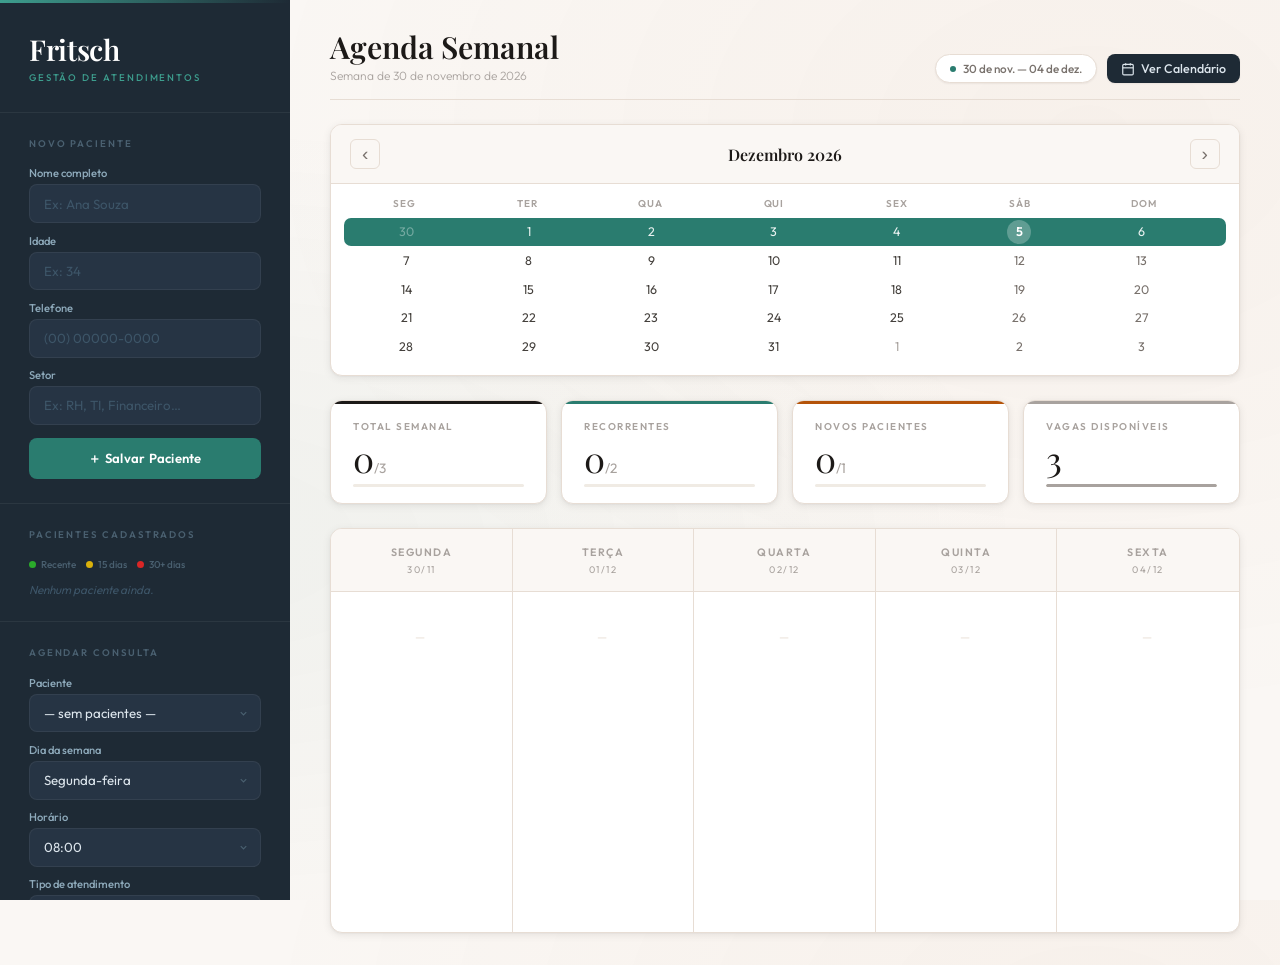
<file: Camila.app05/index.html>
<!DOCTYPE html>
<html lang="pt-br">
<head>
  <meta charset="UTF-8" />
  <meta name="viewport" content="width=device-width, initial-scale=1.0" />
  <title>Fritsch — Gestão de Atendimentos</title>
  <link rel="preconnect" href="https://fonts.googleapis.com" />
  <link href="https://fonts.googleapis.com/css2?family=Playfair+Display:wght@400;600&family=Outfit:wght@300;400;500;600&display=swap" rel="stylesheet" />
  <link rel="stylesheet" href="style.css" />
</head>
<body>

<!-- ════════════════════════════
     SIDEBAR
════════════════════════════ -->
<aside>
  <div class="logo">
    <h1>Fritsch</h1>
    <span class="logo-sub">Gestão de Atendimentos</span>
  </div>

  <!-- Wrapper responsivo das seções da sidebar -->
  <div class="sidebar-inner">

    <div class="sidebar-section">
      <span class="section-label">Novo Paciente</span>
      <div class="form-group">
        <div class="field">
          <label for="nome">Nome completo</label>
          <input type="text" id="nome" placeholder="Ex: Ana Souza" autocomplete="off" />
        </div>
        <div class="field">
          <label for="idade">Idade</label>
          <input type="number" id="idade" placeholder="Ex: 34" min="1" max="120" />
        </div>
        <div class="field">
          <label for="telefone">Telefone</label>
          <input type="tel" id="telefone" placeholder="(00) 00000-0000" />
        </div>
        <div class="field">
          <label for="setor">Setor</label>
          <input type="text" id="setor" placeholder="Ex: RH, TI, Financeiro…" autocomplete="off" />
        </div>
        <button class="btn btn-teal" onclick="cadastrarPaciente()">＋ Salvar Paciente</button>
      </div>
    </div>

    <div class="sidebar-section">
      <span class="section-label">Pacientes Cadastrados</span>
      <!-- Legenda do termômetro -->
      <div class="thermo-legend">
        <span class="thermo-item">
          <span class="thermo-dot" style="background:hsl(120,60%,42%)"></span>Recente
        </span>
        <span class="thermo-item">
          <span class="thermo-dot" style="background:hsl(48,90%,45%)"></span>15 dias
        </span>
        <span class="thermo-item">
          <span class="thermo-dot" style="background:hsl(0,70%,50%)"></span>30+ dias
        </span>
      </div>
      <div class="patient-list" id="listaPacientes">
        <span class="empty-msg">Nenhum paciente ainda.</span>
      </div>
    </div>

    <div class="sidebar-section">
      <span class="section-label">Agendar Consulta</span>
      <div class="form-group">
        <div class="field">
          <label for="selectPaciente">Paciente</label>
          <select id="selectPaciente"><option value="">— selecione —</option></select>
        </div>
        <div class="field">
          <label for="selectDia">Dia da semana</label>
          <select id="selectDia">
            <option value="seg">Segunda-feira</option>
            <option value="ter">Terça-feira</option>
            <option value="qua">Quarta-feira</option>
            <option value="qui">Quinta-feira</option>
            <option value="sex">Sexta-feira</option>
          </select>
        </div>
        <div class="field">
          <label for="selectHora">Horário</label>
          <select id="selectHora">
            <option>08:00</option><option>09:00</option><option>10:00</option>
            <option>11:00</option><option>13:00</option><option>14:00</option>
            <option>15:00</option><option>16:00</option><option>17:00</option>
          </select>
        </div>
        <div class="field">
          <label for="selectTipo">Tipo de atendimento</label>
          <select id="selectTipo">
            <option value="recorrente">Recorrente (2 vagas/sem)</option>
            <option value="novo">Novo Paciente (1 vaga/sem)</option>
          </select>
        </div>
        <button class="btn btn-amber" onclick="agendarConsulta()">◷ Confirmar Agendamento</button>
      </div>
    </div>

  </div><!-- /sidebar-inner -->
</aside>

<!-- ════════════════════════════
     MAIN
════════════════════════════ -->
<main>

  <div class="top-bar">
    <div class="top-bar-left">
      <h2>Agenda Semanal</h2>
      <p id="weekSubtitle">Selecione uma semana no calendário abaixo</p>
    </div>
    <div class="top-bar-right">
      <div class="date-pill">
        <span class="date-dot"></span>
        <span id="weekLabel">—</span>
      </div>
      <button class="btn-full-cal" onclick="abrirCalendarioCompleto()" title="Ver calendário completo">
        <svg width="14" height="14" viewBox="0 0 24 24" fill="none" stroke="currentColor" stroke-width="2">
          <rect x="3" y="4" width="18" height="18" rx="2"/>
          <line x1="16" y1="2" x2="16" y2="6"/>
          <line x1="8"  y1="2" x2="8"  y2="6"/>
          <line x1="3"  y1="10" x2="21" y2="10"/>
        </svg>
        Ver Calendário
      </button>
    </div>
  </div>

  <!-- Mini calendário mensal -->
  <div class="month-picker">
    <div class="month-nav">
      <button class="month-nav-btn" onclick="mudarMes(-1)">&#8249;</button>
      <span class="month-title" id="monthTitle">—</span>
      <button class="month-nav-btn" onclick="mudarMes(1)">&#8250;</button>
    </div>
    <div class="month-grid">
      <div class="month-grid-header">
        <span>Seg</span><span>Ter</span><span>Qua</span>
        <span>Qui</span><span>Sex</span><span>Sáb</span><span>Dom</span>
        <span></span>
      </div>
      <div id="monthBody"></div>
    </div>
  </div>

  <!-- Stats -->
  <div class="stats-row">
    <div class="stat s-total">
      <span class="stat-label">Total Semanal</span>
      <span class="stat-value" id="statTotal">0<small>/3</small></span>
      <div class="stat-bar"><div class="stat-fill" id="fillTotal" style="background:var(--ink);width:0%"></div></div>
    </div>
    <div class="stat s-rec">
      <span class="stat-label">Recorrentes</span>
      <span class="stat-value" id="statRec">0<small>/2</small></span>
      <div class="stat-bar"><div class="stat-fill" id="fillRec" style="background:var(--teal);width:0%"></div></div>
    </div>
    <div class="stat s-novo">
      <span class="stat-label">Novos Pacientes</span>
      <span class="stat-value" id="statNovo">0<small>/1</small></span>
      <div class="stat-bar"><div class="stat-fill" id="fillNovo" style="background:var(--amber);width:0%"></div></div>
    </div>
    <div class="stat s-disp">
      <span class="stat-label">Vagas Disponíveis</span>
      <span class="stat-value" id="statDisp">3</span>
      <div class="stat-bar"><div class="stat-fill" id="fillDisp" style="background:var(--ink-ghost);width:100%"></div></div>
    </div>
  </div>

  <!-- Grade semanal -->
  <div class="calendar-wrap">
    <div class="calendar-header">
      <div class="cal-head-cell" id="head-seg">Segunda</div>
      <div class="cal-head-cell" id="head-ter">Terça</div>
      <div class="cal-head-cell" id="head-qua">Quarta</div>
      <div class="cal-head-cell" id="head-qui">Quinta</div>
      <div class="cal-head-cell" id="head-sex">Sexta</div>
    </div>
    <div class="calendar-body">
      <div class="day-col" id="col-seg"></div>
      <div class="day-col" id="col-ter"></div>
      <div class="day-col" id="col-qua"></div>
      <div class="day-col" id="col-qui"></div>
      <div class="day-col" id="col-sex"></div>
    </div>
  </div>

</main>

<!-- ════════════════════════════
     OVERLAY: CALENDÁRIO COMPLETO
════════════════════════════ -->
<div class="fullcal-overlay" id="fullcalOverlay" onclick="fecharSeBackground(event)">
  <div class="fullcal-modal">
    <div class="fullcal-header">
      <button class="month-nav-btn" onclick="mudarMesFull(-1)">&#8249;</button>
      <span class="month-title" id="fullCalTitle">—</span>
      <button class="month-nav-btn" onclick="mudarMesFull(1)">&#8250;</button>
      <button class="fullcal-close" onclick="fecharCalendarioCompleto()">✕</button>
    </div>
    <div class="fullcal-day-headers">
      <span>Seg</span><span>Ter</span><span>Qua</span><span>Qui</span>
      <span>Sex</span><span>Sáb</span><span>Dom</span>
    </div>
    <div class="fullcal-body" id="fullCalBody"></div>
  </div>
</div>

<!-- Tooltip flutuante -->
<div class="appt-tooltip" id="apptTooltip"></div>

<div id="toast-container"></div>
<script src="app.js"></script>
</body>
</html>
</file>
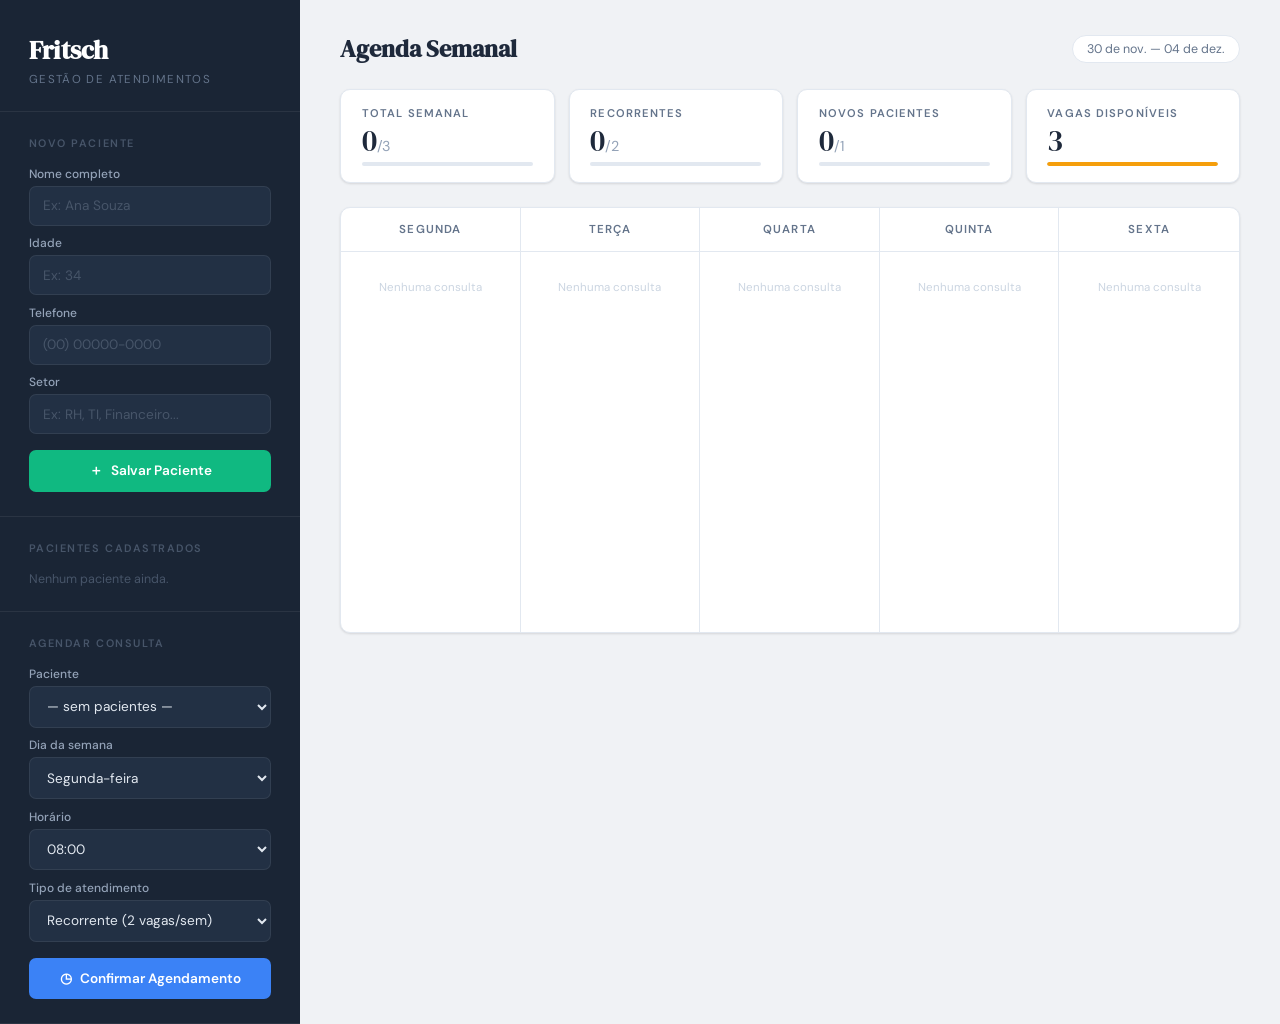
<file: Camila.app.html>
<!DOCTYPE html>
<html lang="pt-br">
<head>
  <meta charset="UTF-8" />
  <meta name="viewport" content="width=device-width, initial-scale=1.0" />
  <title>Fritsch — Gestão de Atendimentos</title>
  <link rel="preconnect" href="https://fonts.googleapis.com" />
  <link href="https://fonts.googleapis.com/css2?family=DM+Serif+Display&family=DM+Sans:wght@300;400;500;600&display=swap" rel="stylesheet" />
  <style>
    :root {
      --bg:        #f0f2f5;
      --surface:   #ffffff;
      --sidebar:   #1a2535;
      --sidebar-s: #223044;
      --border:    #e2e8f0;
      --text:      #1e293b;
      --muted:     #64748b;
      --rec:       #3b82f6;
      --rec-light: #eff6ff;
      --novo:      #10b981;
      --novo-light:#ecfdf5;
      --danger:    #ef4444;
      --shadow-sm: 0 1px 3px rgba(0,0,0,.07), 0 1px 2px rgba(0,0,0,.05);
      --shadow-md: 0 4px 16px rgba(0,0,0,.10);
      --radius:    10px;
    }

    *, *::before, *::after { box-sizing: border-box; margin: 0; padding: 0; }

    body {
      font-family: 'DM Sans', sans-serif;
      background: var(--bg);
      color: var(--text);
      display: flex;
      min-height: 100vh;
    }

    /* ── SIDEBAR ── */
    aside {
      width: 300px;
      min-width: 300px;
      background: var(--sidebar);
      color: #e2e8f0;
      display: flex;
      flex-direction: column;
      gap: 0;
      overflow-y: auto;
    }

    .logo {
      padding: 2rem 1.8rem 1.5rem;
      border-bottom: 1px solid rgba(255,255,255,.07);
    }

    .logo h1 {
      font-family: 'DM Serif Display', serif;
      font-size: 1.6rem;
      color: #fff;
      letter-spacing: 0.01em;
    }

    .logo p {
      font-size: 0.72rem;
      color: #64748b;
      text-transform: uppercase;
      letter-spacing: 0.12em;
      margin-top: 4px;
    }

    .sidebar-section {
      padding: 1.5rem 1.8rem;
      border-bottom: 1px solid rgba(255,255,255,.07);
    }

    .sidebar-section h2 {
      font-size: 0.68rem;
      font-weight: 600;
      text-transform: uppercase;
      letter-spacing: 0.14em;
      color: #475569;
      margin-bottom: 1rem;
    }

    .form-group { display: flex; flex-direction: column; gap: 0.6rem; }

    .field { display: flex; flex-direction: column; gap: 4px; }

    .field label {
      font-size: 0.75rem;
      color: #94a3b8;
      font-weight: 500;
    }

    .field input,
    .field select {
      background: var(--sidebar-s);
      border: 1px solid rgba(255,255,255,.07);
      border-radius: 7px;
      padding: 0.65rem 0.85rem;
      color: #e2e8f0;
      font-family: 'DM Sans', sans-serif;
      font-size: 0.85rem;
      outline: none;
      transition: border-color .2s, background .2s;
    }

    .field input::placeholder { color: #475569; }
    .field input:focus,
    .field select:focus {
      border-color: var(--rec);
      background: #28394f;
    }

    .field select option { background: #1a2535; }

    .btn {
      display: flex;
      align-items: center;
      justify-content: center;
      gap: 8px;
      padding: 0.75rem;
      border-radius: 7px;
      border: none;
      font-family: 'DM Sans', sans-serif;
      font-size: 0.85rem;
      font-weight: 600;
      cursor: pointer;
      transition: transform .15s, opacity .2s, box-shadow .2s;
      margin-top: 0.4rem;
    }

    .btn:hover { opacity: 0.88; }
    .btn:active { transform: scale(0.97); }

    .btn-green { background: var(--novo); color: #fff; }
    .btn-blue  { background: var(--rec);  color: #fff; }

    /* Pacientes list sidebar */
    .patient-list {
      display: flex;
      flex-direction: column;
      gap: 6px;
      max-height: 200px;
      overflow-y: auto;
    }

    .patient-chip {
      display: flex;
      align-items: center;
      justify-content: space-between;
      background: var(--sidebar-s);
      border-radius: 7px;
      padding: 0.5rem 0.75rem;
      font-size: 0.8rem;
      animation: fadeIn .25s ease;
    }

    .patient-chip span { color: #cbd5e1; }
    .patient-chip .chip-remove {
      background: none;
      border: none;
      color: #475569;
      cursor: pointer;
      font-size: 0.9rem;
      padding: 0;
      line-height: 1;
      transition: color .15s;
    }
    .patient-chip .chip-remove:hover { color: var(--danger); }

    /* ── MAIN ── */
    main {
      flex: 1;
      padding: 2rem 2.5rem;
      overflow-y: auto;
      display: flex;
      flex-direction: column;
      gap: 1.5rem;
    }

    .top-bar {
      display: flex;
      align-items: center;
      justify-content: space-between;
    }

    .top-bar h2 {
      font-family: 'DM Serif Display', serif;
      font-size: 1.5rem;
      color: var(--text);
    }

    .date-tag {
      font-size: 0.78rem;
      color: var(--muted);
      background: var(--surface);
      border: 1px solid var(--border);
      border-radius: 20px;
      padding: 5px 14px;
    }

    /* Stats */
    .stats-row {
      display: flex;
      gap: 14px;
    }

    .stat {
      flex: 1;
      background: var(--surface);
      border: 1px solid var(--border);
      border-radius: var(--radius);
      padding: 1rem 1.3rem;
      box-shadow: var(--shadow-sm);
      display: flex;
      flex-direction: column;
      gap: 6px;
    }

    .stat-label {
      font-size: 0.7rem;
      font-weight: 600;
      text-transform: uppercase;
      letter-spacing: .1em;
      color: var(--muted);
    }

    .stat-value {
      font-family: 'DM Serif Display', serif;
      font-size: 1.9rem;
      line-height: 1;
      color: var(--text);
    }

    .stat-bar {
      height: 4px;
      background: var(--border);
      border-radius: 2px;
      overflow: hidden;
    }

    .stat-fill {
      height: 100%;
      border-radius: 2px;
      transition: width .5s ease;
    }

    /* Calendar */
    .calendar-wrap {
      background: var(--surface);
      border: 1px solid var(--border);
      border-radius: var(--radius);
      box-shadow: var(--shadow-sm);
      overflow: hidden;
    }

    .calendar-header {
      display: grid;
      grid-template-columns: repeat(5, 1fr);
      border-bottom: 1px solid var(--border);
    }

    .cal-head-cell {
      padding: 0.85rem 1rem;
      text-align: center;
      font-size: 0.72rem;
      font-weight: 600;
      text-transform: uppercase;
      letter-spacing: .1em;
      color: var(--muted);
      border-right: 1px solid var(--border);
    }

    .cal-head-cell:last-child { border-right: none; }

    .calendar-body {
      display: grid;
      grid-template-columns: repeat(5, 1fr);
      min-height: 380px;
    }

    .day-col {
      padding: 0.75rem;
      border-right: 1px solid var(--border);
      display: flex;
      flex-direction: column;
      gap: 8px;
    }

    .day-col:last-child { border-right: none; }
    .day-col.empty-hint::after {
      content: 'Nenhuma consulta';
      font-size: 0.72rem;
      color: #cbd5e1;
      text-align: center;
      margin-top: 1rem;
      display: block;
    }

    /* Cards de agendamento */
    .appt-card {
      border-radius: 8px;
      padding: 10px 12px;
      position: relative;
      animation: slideUp .25s ease;
    }

    .appt-card.recorrente {
      background: var(--rec-light);
      border: 1px solid #bfdbfe;
    }

    .appt-card.novo {
      background: var(--novo-light);
      border: 1px solid #a7f3d0;
    }

    .appt-name {
      font-size: 0.82rem;
      font-weight: 600;
      color: var(--text);
    }

    .appt-meta {
      font-size: 0.72rem;
      color: var(--muted);
      margin-top: 2px;
    }

    .appt-badge {
      display: inline-block;
      font-size: 0.62rem;
      font-weight: 600;
      text-transform: uppercase;
      letter-spacing: .07em;
      padding: 2px 7px;
      border-radius: 20px;
      margin-top: 6px;
    }

    .badge-rec  { background: #dbeafe; color: #1d4ed8; }
    .badge-novo { background: #d1fae5; color: #065f46; }

    .appt-remove {
      position: absolute;
      top: 7px;
      right: 8px;
      background: none;
      border: none;
      font-size: 0.75rem;
      color: #94a3b8;
      cursor: pointer;
      padding: 2px;
      line-height: 1;
      transition: color .15s;
    }

    .appt-remove:hover { color: var(--danger); }

    /* Toast */
    #toast-container {
      position: fixed;
      bottom: 2rem;
      right: 2rem;
      display: flex;
      flex-direction: column;
      gap: 10px;
      z-index: 9999;
    }

    .toast {
      background: var(--text);
      color: #fff;
      padding: 0.85rem 1.2rem;
      border-radius: 8px;
      font-size: 0.82rem;
      box-shadow: var(--shadow-md);
      display: flex;
      align-items: center;
      gap: 10px;
      animation: toastIn .3s ease;
      max-width: 320px;
    }

    .toast.success { background: var(--novo); }
    .toast.error   { background: var(--danger); }
    .toast.info    { background: var(--rec); }

    .toast-icon { font-size: 1rem; flex-shrink: 0; }

    /* Animations */
    @keyframes fadeIn   { from { opacity: 0; } to { opacity: 1; } }
    @keyframes slideUp  { from { opacity: 0; transform: translateY(8px); } to { opacity: 1; transform: translateY(0); } }
    @keyframes toastIn  { from { opacity: 0; transform: translateX(30px); } to { opacity: 1; transform: translateX(0); } }
    @keyframes toastOut { from { opacity: 1; } to { opacity: 0; transform: translateX(30px); } }

    /* Empty state */
    .empty-state {
      display: flex;
      flex-direction: column;
      align-items: center;
      justify-content: center;
      padding: 3rem 1rem;
      color: var(--muted);
      font-size: 0.82rem;
      gap: 8px;
    }

    .empty-state svg { opacity: .3; }

    /* Responsive */
    @media (max-width: 900px) {
      body { flex-direction: column; }
      aside { width: 100%; min-width: unset; }
      .calendar-header,
      .calendar-body { grid-template-columns: 1fr; }
      .cal-head-cell { border-right: none; border-bottom: 1px solid var(--border); }
      .day-col { border-right: none; border-bottom: 1px solid var(--border); }
    }
  </style>
</head>
<body>

<!-- ── SIDEBAR ── -->
<aside>
  <div class="logo">
    <h1>Fritsch</h1>
    <p>Gestão de Atendimentos</p>
  </div>

  <!-- Cadastro -->
  <div class="sidebar-section">
    <h2>Novo Paciente</h2>
    <div class="form-group">
      <div class="field">
        <label>Nome completo</label>
        <input type="text" id="nome" placeholder="Ex: Ana Souza" />
      </div>
      <div class="field">
        <label>Idade</label>
        <input type="number" id="idade" placeholder="Ex: 34" min="1" max="120" />
      </div>
      <div class="field">
        <label>Telefone</label>
        <input type="tel" id="telefone" placeholder="(00) 00000-0000" />
      </div>
      <div class="field">
        <label>Setor</label>
        <input type="text" id="setor" placeholder="Ex: RH, TI, Financeiro..." />
      </div>
      <button class="btn btn-green" onclick="cadastrarPaciente()">
        <span>＋</span> Salvar Paciente
      </button>
    </div>
  </div>

  <!-- Lista de pacientes cadastrados -->
  <div class="sidebar-section">
    <h2>Pacientes cadastrados</h2>
    <div class="patient-list" id="listaPacientes">
      <span style="font-size:.78rem; color:#475569;">Nenhum paciente ainda.</span>
    </div>
  </div>

  <!-- Agendamento -->
  <div class="sidebar-section">
    <h2>Agendar Consulta</h2>
    <div class="form-group">
      <div class="field">
        <label>Paciente</label>
        <select id="selectPaciente"><option value="">— selecione —</option></select>
      </div>
      <div class="field">
        <label>Dia da semana</label>
        <select id="selectDia">
          <option value="seg">Segunda-feira</option>
          <option value="ter">Terça-feira</option>
          <option value="qua">Quarta-feira</option>
          <option value="qui">Quinta-feira</option>
          <option value="sex">Sexta-feira</option>
        </select>
      </div>
      <div class="field">
        <label>Horário</label>
        <select id="selectHora">
          <option>08:00</option><option>09:00</option><option>10:00</option>
          <option>11:00</option><option>13:00</option><option>14:00</option>
          <option>15:00</option><option>16:00</option><option>17:00</option>
        </select>
      </div>
      <div class="field">
        <label>Tipo de atendimento</label>
        <select id="selectTipo">
          <option value="recorrente">Recorrente (2 vagas/sem)</option>
          <option value="novo">Novo Paciente (1 vaga/sem)</option>
        </select>
      </div>
      <button class="btn btn-blue" onclick="agendarConsulta()">
        <span>◷</span> Confirmar Agendamento
      </button>
    </div>
  </div>
</aside>

<!-- ── MAIN ── -->
<main>
  <div class="top-bar">
    <h2>Agenda Semanal</h2>
    <span class="date-tag" id="weekLabel"></span>
  </div>

  <!-- Stats -->
  <div class="stats-row">
    <div class="stat">
      <span class="stat-label">Total Semanal</span>
      <span class="stat-value" id="statTotal">0<small style="font-size:.9rem;font-family:'DM Sans';color:#94a3b8;">/3</small></span>
      <div class="stat-bar"><div class="stat-fill" id="fillTotal" style="background:#1e293b; width:0%"></div></div>
    </div>
    <div class="stat">
      <span class="stat-label">Recorrentes</span>
      <span class="stat-value" id="statRec">0<small style="font-size:.9rem;font-family:'DM Sans';color:#94a3b8;">/2</small></span>
      <div class="stat-bar"><div class="stat-fill" id="fillRec" style="background:var(--rec); width:0%"></div></div>
    </div>
    <div class="stat">
      <span class="stat-label">Novos Pacientes</span>
      <span class="stat-value" id="statNovo">0<small style="font-size:.9rem;font-family:'DM Sans';color:#94a3b8;">/1</small></span>
      <div class="stat-bar"><div class="stat-fill" id="fillNovo" style="background:var(--novo); width:0%"></div></div>
    </div>
    <div class="stat">
      <span class="stat-label">Vagas Disponíveis</span>
      <span class="stat-value" id="statDisp">3</span>
      <div class="stat-bar"><div class="stat-fill" id="fillDisp" style="background:#f59e0b; width:100%"></div></div>
    </div>
  </div>

  <!-- Calendário -->
  <div class="calendar-wrap">
    <div class="calendar-header">
      <div class="cal-head-cell">Segunda</div>
      <div class="cal-head-cell">Terça</div>
      <div class="cal-head-cell">Quarta</div>
      <div class="cal-head-cell">Quinta</div>
      <div class="cal-head-cell">Sexta</div>
    </div>
    <div class="calendar-body">
      <div class="day-col" id="col-seg"></div>
      <div class="day-col" id="col-ter"></div>
      <div class="day-col" id="col-qua"></div>
      <div class="day-col" id="col-qui"></div>
      <div class="day-col" id="col-sex"></div>
    </div>
  </div>
</main>

<!-- Toast container -->
<div id="toast-container"></div>

<script>
  // ── Estado ──
  let pacientes = JSON.parse(localStorage.getItem('psico_pac')) || [];
  let agenda    = JSON.parse(localStorage.getItem('psico_ag'))  || [];

  const persist = () => {
    localStorage.setItem('psico_pac', JSON.stringify(pacientes));
    localStorage.setItem('psico_ag',  JSON.stringify(agenda));
    render();
  };

  // ── Toast ──
  function toast(msg, type = 'info') {
    const icons = { success: '✓', error: '✕', info: 'ℹ' };
    const el = document.createElement('div');
    el.className = `toast ${type}`;
    el.innerHTML = `<span class="toast-icon">${icons[type]}</span><span>${msg}</span>`;
    document.getElementById('toast-container').appendChild(el);
    setTimeout(() => {
      el.style.animation = 'toastOut .3s ease forwards';
      setTimeout(() => el.remove(), 300);
    }, 3200);
  }

  // ── Cadastro ──
  function cadastrarPaciente() {
    const nome     = document.getElementById('nome').value.trim();
    const idade    = document.getElementById('idade').value;
    const telefone = document.getElementById('telefone').value.trim();
    const setor    = document.getElementById('setor').value.trim();

    if (!nome)  return toast('Nome é obrigatório.', 'error');
    if (!setor) return toast('Setor é obrigatório.', 'error');

    pacientes.push({ id: Date.now(), nome, idade, telefone, setor });
    ['nome','idade','telefone','setor'].forEach(id => document.getElementById(id).value = '');
    persist();
    toast(`${nome} cadastrado(a) com sucesso!`, 'success');
  }

  // ── Agendamento ──
  function agendarConsulta() {
    const pacienteId = document.getElementById('selectPaciente').value;
    const dia        = document.getElementById('selectDia').value;
    const hora       = document.getElementById('selectHora').value;
    const tipo       = document.getElementById('selectTipo').value;

    if (!pacienteId) return toast('Selecione um paciente.', 'error');

    const totalRec  = agenda.filter(a => a.tipo === 'recorrente').length;
    const totalNovo = agenda.filter(a => a.tipo === 'novo').length;
    const total     = agenda.length;

    if (total >= 3)                              return toast('Limite de 3 atendimentos semanais atingido.', 'error');
    if (tipo === 'recorrente' && totalRec >= 2)  return toast('As 2 vagas para recorrentes já estão preenchidas.', 'error');
    if (tipo === 'novo' && totalNovo >= 1)       return toast('A vaga para novo paciente já está preenchida.', 'error');

    // Verifica conflito de horário no mesmo dia
    const conflito = agenda.find(a => a.dia === dia && a.hora === hora);
    if (conflito) return toast(`Já existe uma consulta às ${hora} neste dia.`, 'error');

    const paciente = pacientes.find(p => p.id == pacienteId);
    agenda.push({ id: Date.now(), pacienteNome: paciente.nome, setor: paciente.setor, dia, hora, tipo });
    persist();
    toast(`Consulta de ${paciente.nome} agendada para ${hora}.`, 'success');
  }

  // ── Remover ──
  function removerAgendamento(id) {
    agenda = agenda.filter(a => a.id !== id);
    persist();
    toast('Agendamento cancelado.', 'info');
  }

  function removerPaciente(id) {
    pacientes = pacientes.filter(p => p.id !== id);
    agenda    = agenda.filter(a => {
      const pac = pacientes.find(p => p.id == a.pacienteId);
      return true; // mantém agenda existente, só remove da lista
    });
    persist();
    toast('Paciente removido.', 'info');
  }

  // ── Semana atual ──
  function getWeekLabel() {
    const now = new Date();
    const day = now.getDay();
    const diff = now.getDate() - day + (day === 0 ? -6 : 1);
    const seg = new Date(now.setDate(diff));
    const sex = new Date(seg); sex.setDate(seg.getDate() + 4);
    const fmt = d => d.toLocaleDateString('pt-BR', { day:'2-digit', month:'short' });
    return `${fmt(seg)} — ${fmt(sex)}`;
  }

  // ── Render ──
  function render() {
    // Week label
    document.getElementById('weekLabel').textContent = getWeekLabel();

    // Select de pacientes
    const sel = document.getElementById('selectPaciente');
    const cur = sel.value;
    sel.innerHTML = pacientes.length
      ? pacientes.map(p => `<option value="${p.id}" ${p.id == cur ? 'selected' : ''}>${p.nome}</option>`).join('')
      : '<option value="">— sem pacientes —</option>';

    // Lista sidebar
    const lista = document.getElementById('listaPacientes');
    lista.innerHTML = pacientes.length
      ? pacientes.map(p => `
          <div class="patient-chip">
            <span>${p.nome} <span style="color:#475569;font-size:.7rem;">· ${p.setor}</span></span>
            <button class="chip-remove" onclick="removerPaciente(${p.id})" title="Remover">✕</button>
          </div>`).join('')
      : '<span style="font-size:.78rem; color:#475569;">Nenhum paciente ainda.</span>';

    // Stats
    const rec  = agenda.filter(a => a.tipo === 'recorrente').length;
    const novo = agenda.filter(a => a.tipo === 'novo').length;
    const tot  = agenda.length;
    const disp = 3 - tot;

    document.getElementById('statTotal').innerHTML = `${tot}<small style="font-size:.9rem;font-family:'DM Sans';color:#94a3b8;">/3</small>`;
    document.getElementById('statRec').innerHTML   = `${rec}<small style="font-size:.9rem;font-family:'DM Sans';color:#94a3b8;">/2</small>`;
    document.getElementById('statNovo').innerHTML  = `${novo}<small style="font-size:.9rem;font-family:'DM Sans';color:#94a3b8;">/1</small>`;
    document.getElementById('statDisp').textContent = disp;

    document.getElementById('fillTotal').style.width = `${(tot/3)*100}%`;
    document.getElementById('fillRec').style.width   = `${(rec/2)*100}%`;
    document.getElementById('fillNovo').style.width  = `${(novo/1)*100}%`;
    document.getElementById('fillDisp').style.width  = `${(disp/3)*100}%`;

    // Calendário — limpa
    ['seg','ter','qua','qui','sex'].forEach(d => {
      document.getElementById(`col-${d}`).innerHTML = '';
    });

    // Ordena por horário
    const sorted = [...agenda].sort((a,b) => a.hora > b.hora ? 1 : -1);

    sorted.forEach(item => {
      const col = document.getElementById(`col-${item.dia}`);
      const card = document.createElement('div');
      card.className = `appt-card ${item.tipo}`;
      card.innerHTML = `
        <button class="appt-remove" onclick="removerAgendamento(${item.id})" title="Cancelar">✕</button>
        <div class="appt-name">${item.pacienteNome}</div>
        <div class="appt-meta">${item.hora} · ${item.setor}</div>
        <span class="appt-badge ${item.tipo === 'novo' ? 'badge-novo' : 'badge-rec'}">
          ${item.tipo === 'novo' ? 'Novo' : 'Recorrente'}
        </span>`;
      col.appendChild(card);
    });

    // Hint de coluna vazia
    ['seg','ter','qua','qui','sex'].forEach(d => {
      const col = document.getElementById(`col-${d}`);
      if (!col.children.length) col.classList.add('empty-hint');
      else col.classList.remove('empty-hint');
    });
  }

  render();
</script>
</body>
</html>
</file>
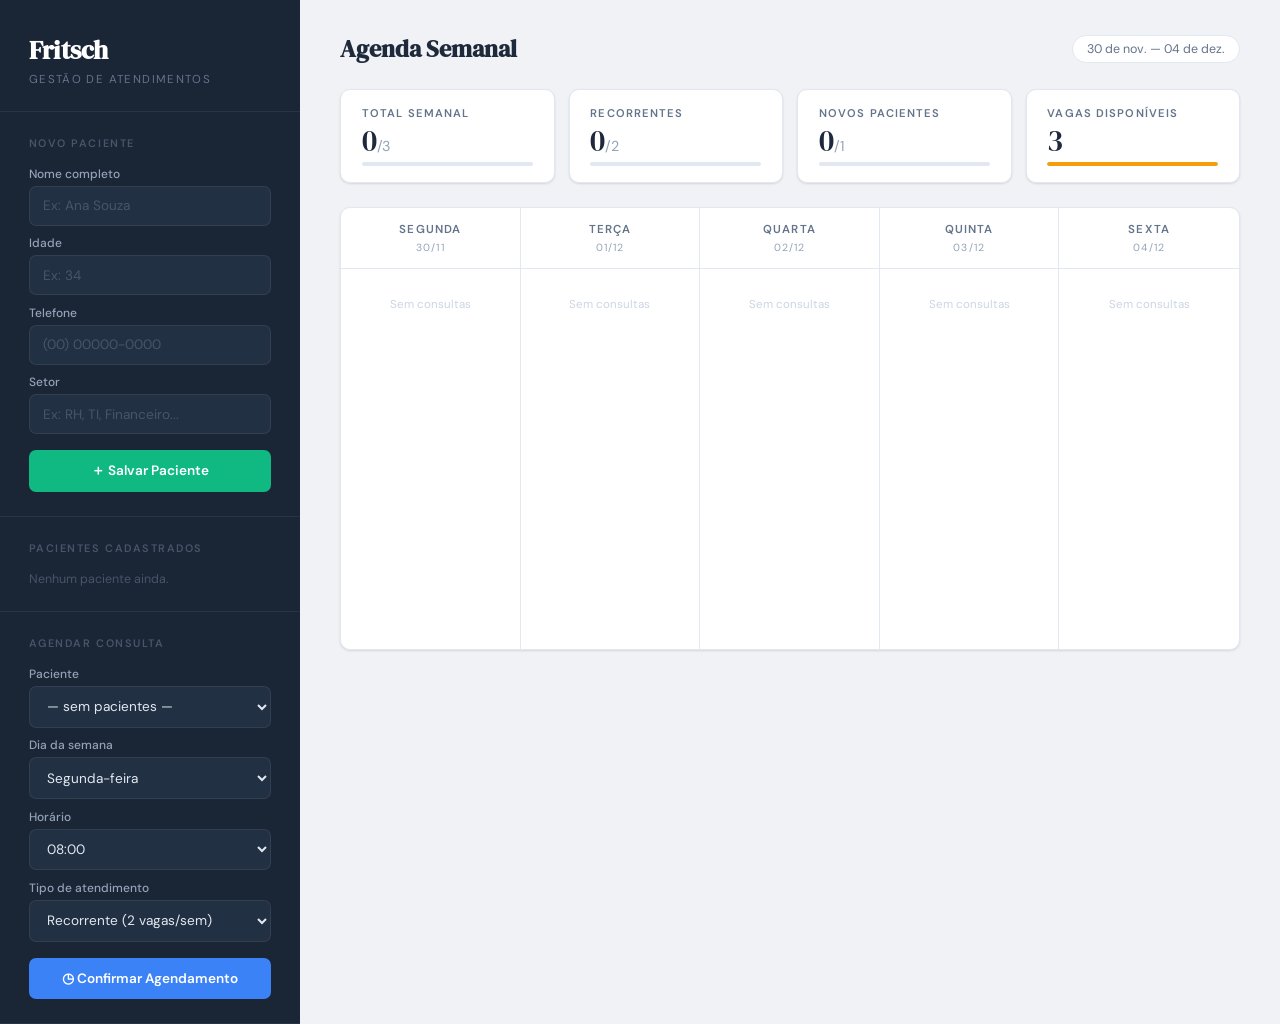
<file: Camila.app02/Agendamento.html>
<!DOCTYPE html>
<html lang="pt-br">
<head>
  <meta charset="UTF-8" />
  <meta name="viewport" content="width=device-width, initial-scale=1.0" />
  <title>Fritsch — Gestão de Atendimentos</title>
  <link rel="preconnect" href="https://fonts.googleapis.com" />
  <link href="https://fonts.googleapis.com/css2?family=DM+Serif+Display&family=DM+Sans:wght@300;400;500;600&display=swap" rel="stylesheet" />
  <link rel="stylesheet" href="style.css" />
</head>
<body>

<!-- ════════════════════════════
     SIDEBAR
════════════════════════════ -->
<aside>

  <div class="logo">
    <h1>Fritsch</h1>
    <p>Gestão de Atendimentos</p>
  </div>

  <!-- Cadastro -->
  <div class="sidebar-section">
    <h2>Novo Paciente</h2>
    <div class="form-group">
      <div class="field">
        <label>Nome completo</label>
        <input type="text" id="nome" placeholder="Ex: Ana Souza" />
      </div>
      <div class="field">
        <label>Idade</label>
        <input type="number" id="idade" placeholder="Ex: 34" min="1" max="120" />
      </div>
      <div class="field">
        <label>Telefone</label>
        <input type="tel" id="telefone" placeholder="(00) 00000-0000" />
      </div>
      <div class="field">
        <label>Setor</label>
        <input type="text" id="setor" placeholder="Ex: RH, TI, Financeiro..." />
      </div>
      <button class="btn btn-green" onclick="cadastrarPaciente()">
        ＋ Salvar Paciente
      </button>
    </div>
  </div>

  <!-- Lista de pacientes -->
  <div class="sidebar-section">
    <h2>Pacientes cadastrados</h2>
    <div class="patient-list" id="listaPacientes">
      <span class="empty-msg">Nenhum paciente ainda.</span>
    </div>
  </div>

  <!-- Agendamento -->
  <div class="sidebar-section">
    <h2>Agendar Consulta</h2>
    <div class="form-group">
      <div class="field">
        <label>Paciente</label>
        <select id="selectPaciente">
          <option value="">— selecione —</option>
        </select>
      </div>
      <div class="field">
        <label>Dia da semana</label>
        <select id="selectDia">
          <option value="seg">Segunda-feira</option>
          <option value="ter">Terça-feira</option>
          <option value="qua">Quarta-feira</option>
          <option value="qui">Quinta-feira</option>
          <option value="sex">Sexta-feira</option>
        </select>
      </div>
      <div class="field">
        <label>Horário</label>
        <select id="selectHora">
          <option>08:00</option>
          <option>09:00</option>
          <option>10:00</option>
          <option>11:00</option>
          <option>13:00</option>
          <option>14:00</option>
          <option>15:00</option>
          <option>16:00</option>
          <option>17:00</option>
        </select>
      </div>
      <div class="field">
        <label>Tipo de atendimento</label>
        <select id="selectTipo">
          <option value="recorrente">Recorrente (2 vagas/sem)</option>
          <option value="novo">Novo Paciente (1 vaga/sem)</option>
        </select>
      </div>
      <button class="btn btn-blue" onclick="agendarConsulta()">
        ◷ Confirmar Agendamento
      </button>
    </div>
  </div>

</aside>

<!-- ════════════════════════════
     MAIN
════════════════════════════ -->
<main>

  <div class="top-bar">
    <h2>Agenda Semanal</h2>
    <span class="date-tag" id="weekLabel"></span>
  </div>

  <!-- Stats -->
  <div class="stats-row">
    <div class="stat">
      <span class="stat-label">Total Semanal</span>
      <span class="stat-value" id="statTotal">0<small>/3</small></span>
      <div class="stat-bar">
        <div class="stat-fill" id="fillTotal" style="background:#1e293b; width:0%"></div>
      </div>
    </div>
    <div class="stat">
      <span class="stat-label">Recorrentes</span>
      <span class="stat-value" id="statRec">0<small>/2</small></span>
      <div class="stat-bar">
        <div class="stat-fill" id="fillRec" style="background:var(--rec); width:0%"></div>
      </div>
    </div>
    <div class="stat">
      <span class="stat-label">Novos Pacientes</span>
      <span class="stat-value" id="statNovo">0<small>/1</small></span>
      <div class="stat-bar">
        <div class="stat-fill" id="fillNovo" style="background:var(--novo); width:0%"></div>
      </div>
    </div>
    <div class="stat">
      <span class="stat-label">Vagas Disponíveis</span>
      <span class="stat-value" id="statDisp">3</span>
      <div class="stat-bar">
        <div class="stat-fill" id="fillDisp" style="background:var(--warning); width:100%"></div>
      </div>
    </div>
  </div>

  <!-- Calendário -->
  <div class="calendar-wrap">
    <div class="calendar-header">
      <div class="cal-head-cell" id="head-seg">Segunda</div>
      <div class="cal-head-cell" id="head-ter">Terça</div>
      <div class="cal-head-cell" id="head-qua">Quarta</div>
      <div class="cal-head-cell" id="head-qui">Quinta</div>
      <div class="cal-head-cell" id="head-sex">Sexta</div>
    </div>
    <div class="calendar-body">
      <div class="day-col" id="col-seg"></div>
      <div class="day-col" id="col-ter"></div>
      <div class="day-col" id="col-qua"></div>
      <div class="day-col" id="col-qui"></div>
      <div class="day-col" id="col-sex"></div>
    </div>
  </div>

</main>

<!-- Toast container -->
<div id="toast-container"></div>

<script src="app.js"></script>
</body>
</html>
</file>
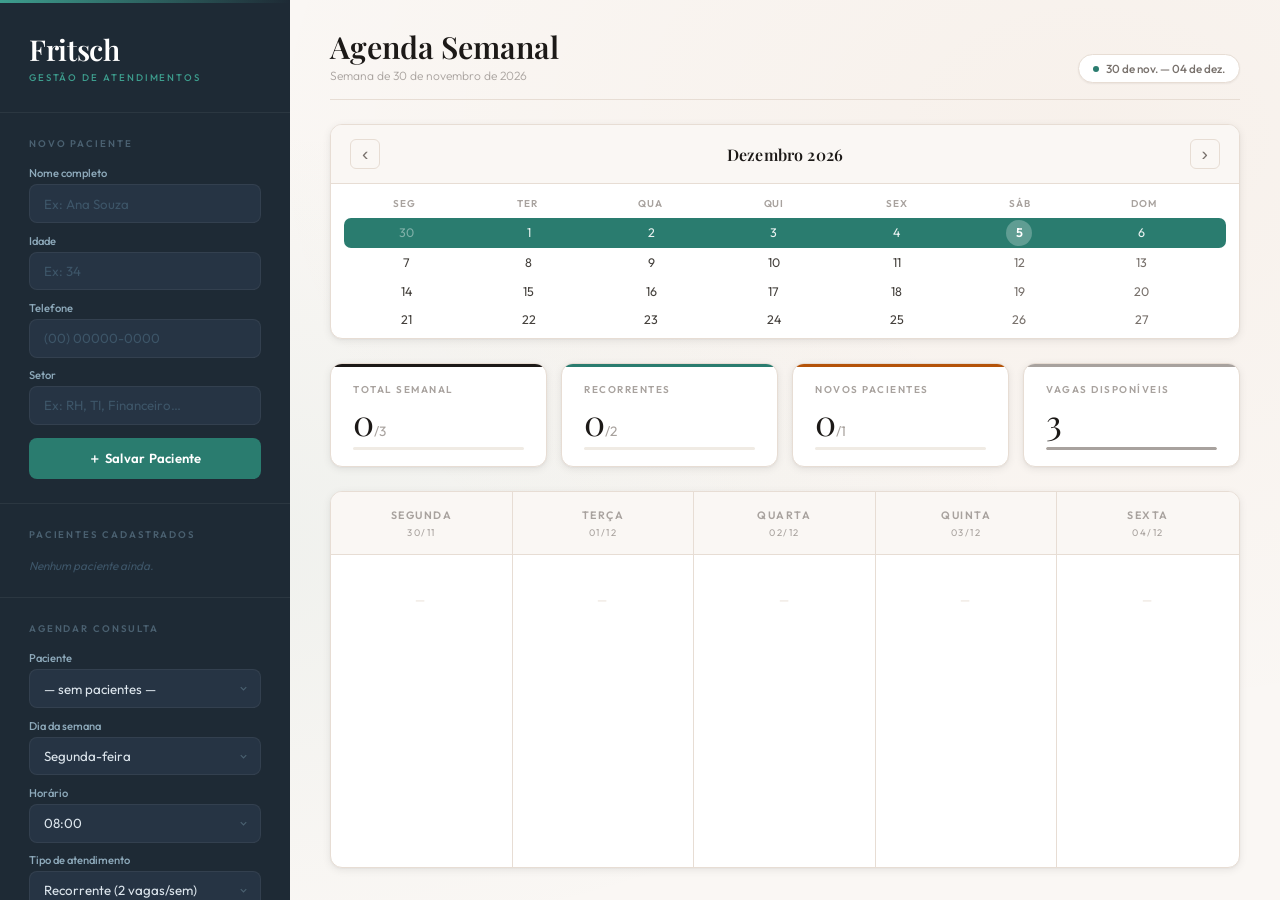
<file: Camila.app03/Agendamento.html>
<!DOCTYPE html>
<html lang="pt-br">
<head>
  <meta charset="UTF-8" />
  <meta name="viewport" content="width=device-width, initial-scale=1.0" />
  <title>Fritsch — Gestão de Atendimentos</title>
  <link rel="preconnect" href="https://fonts.googleapis.com" />
  <link href="https://fonts.googleapis.com/css2?family=Playfair+Display:wght@400;600&family=Outfit:wght@300;400;500;600&display=swap" rel="stylesheet" />
  <link rel="stylesheet" href="style.css" />
</head>
<body>

<!-- ════════════════════════════
     SIDEBAR
════════════════════════════ -->
<aside>

  <div class="logo">
    <h1>Fritsch</h1>
    <span class="logo-sub">Gestão de Atendimentos</span>
  </div>

  <!-- Cadastro -->
  <div class="sidebar-section">
    <span class="section-label">Novo Paciente</span>
    <div class="form-group">
      <div class="field">
        <label for="nome">Nome completo</label>
        <input type="text" id="nome" placeholder="Ex: Ana Souza" autocomplete="off" />
      </div>
      <div class="field">
        <label for="idade">Idade</label>
        <input type="number" id="idade" placeholder="Ex: 34" min="1" max="120" />
      </div>
      <div class="field">
        <label for="telefone">Telefone</label>
        <input type="tel" id="telefone" placeholder="(00) 00000-0000" />
      </div>
      <div class="field">
        <label for="setor">Setor</label>
        <input type="text" id="setor" placeholder="Ex: RH, TI, Financeiro…" autocomplete="off" />
      </div>
      <button class="btn btn-teal" onclick="cadastrarPaciente()">＋ Salvar Paciente</button>
    </div>
  </div>

  <!-- Lista de pacientes -->
  <div class="sidebar-section">
    <span class="section-label">Pacientes Cadastrados</span>
    <div class="patient-list" id="listaPacientes">
      <span class="empty-msg">Nenhum paciente ainda.</span>
    </div>
  </div>

  <!-- Agendamento -->
  <div class="sidebar-section">
    <span class="section-label">Agendar Consulta</span>
    <div class="form-group">
      <div class="field">
        <label for="selectPaciente">Paciente</label>
        <select id="selectPaciente"><option value="">— selecione —</option></select>
      </div>
      <div class="field">
        <label for="selectDia">Dia da semana</label>
        <select id="selectDia">
          <option value="seg">Segunda-feira</option>
          <option value="ter">Terça-feira</option>
          <option value="qua">Quarta-feira</option>
          <option value="qui">Quinta-feira</option>
          <option value="sex">Sexta-feira</option>
        </select>
      </div>
      <div class="field">
        <label for="selectHora">Horário</label>
        <select id="selectHora">
          <option>08:00</option><option>09:00</option><option>10:00</option>
          <option>11:00</option><option>13:00</option><option>14:00</option>
          <option>15:00</option><option>16:00</option><option>17:00</option>
        </select>
      </div>
      <div class="field">
        <label for="selectTipo">Tipo de atendimento</label>
        <select id="selectTipo">
          <option value="recorrente">Recorrente (2 vagas/sem)</option>
          <option value="novo">Novo Paciente (1 vaga/sem)</option>
        </select>
      </div>
      <button class="btn btn-amber" onclick="agendarConsulta()">◷ Confirmar Agendamento</button>
    </div>
  </div>

</aside>

<!-- ════════════════════════════
     MAIN
════════════════════════════ -->
<main>

  <!-- Top bar -->
  <div class="top-bar">
    <div class="top-bar-left">
      <h2>Agenda Semanal</h2>
      <p id="weekSubtitle">Selecione uma semana no calendário</p>
    </div>
    <div class="date-pill">
      <span class="date-dot"></span>
      <span id="weekLabel">—</span>
    </div>
  </div>

  <!-- Navegador Mensal -->
  <div class="month-picker">
    <div class="month-nav">
      <button class="month-nav-btn" onclick="mudarMes(-1)">&#8249;</button>
      <span class="month-title" id="monthTitle">—</span>
      <button class="month-nav-btn" onclick="mudarMes(1)">&#8250;</button>
    </div>
    <div class="month-grid">
      <div class="month-grid-header">
        <span>Seg</span><span>Ter</span><span>Qua</span>
        <span>Qui</span><span>Sex</span><span>Sáb</span><span>Dom</span>
      </div>
      <div id="monthBody"></div>
    </div>
  </div>

  <!-- Stats -->
  <div class="stats-row">
    <div class="stat s-total">
      <span class="stat-label">Total Semanal</span>
      <span class="stat-value" id="statTotal">0<small>/3</small></span>
      <div class="stat-bar"><div class="stat-fill" id="fillTotal" style="background:var(--ink);width:0%"></div></div>
    </div>
    <div class="stat s-rec">
      <span class="stat-label">Recorrentes</span>
      <span class="stat-value" id="statRec">0<small>/2</small></span>
      <div class="stat-bar"><div class="stat-fill" id="fillRec" style="background:var(--teal);width:0%"></div></div>
    </div>
    <div class="stat s-novo">
      <span class="stat-label">Novos Pacientes</span>
      <span class="stat-value" id="statNovo">0<small>/1</small></span>
      <div class="stat-bar"><div class="stat-fill" id="fillNovo" style="background:var(--amber);width:0%"></div></div>
    </div>
    <div class="stat s-disp">
      <span class="stat-label">Vagas Disponíveis</span>
      <span class="stat-value" id="statDisp">3</span>
      <div class="stat-bar"><div class="stat-fill" id="fillDisp" style="background:var(--ink-ghost);width:100%"></div></div>
    </div>
  </div>

  <!-- Calendário Semanal -->
  <div class="calendar-wrap">
    <div class="calendar-header">
      <div class="cal-head-cell" id="head-seg">Segunda</div>
      <div class="cal-head-cell" id="head-ter">Terça</div>
      <div class="cal-head-cell" id="head-qua">Quarta</div>
      <div class="cal-head-cell" id="head-qui">Quinta</div>
      <div class="cal-head-cell" id="head-sex">Sexta</div>
    </div>
    <div class="calendar-body">
      <div class="day-col" id="col-seg"></div>
      <div class="day-col" id="col-ter"></div>
      <div class="day-col" id="col-qua"></div>
      <div class="day-col" id="col-qui"></div>
      <div class="day-col" id="col-sex"></div>
    </div>
  </div>

</main>

<div id="toast-container"></div>
<script src="app.js"></script>
</body>
</html>
</file>
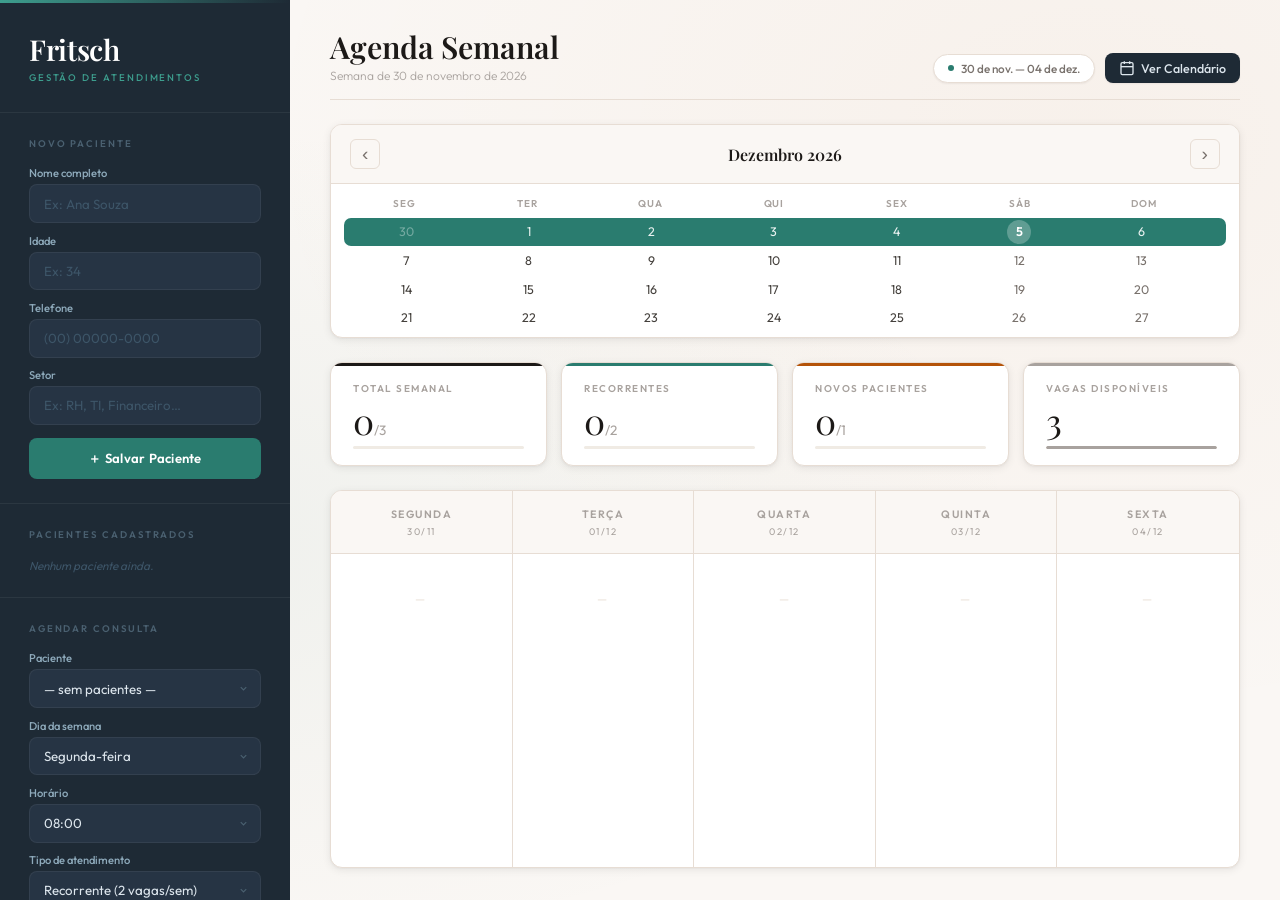
<file: Camila.app04/Agendamento.html>
<!DOCTYPE html>
<html lang="pt-br">
<head>
  <meta charset="UTF-8" />
  <meta name="viewport" content="width=device-width, initial-scale=1.0" />
  <title>Fritsch — Gestão de Atendimentos</title>
  <link rel="preconnect" href="https://fonts.googleapis.com" />
  <link href="https://fonts.googleapis.com/css2?family=Playfair+Display:wght@400;600&family=Outfit:wght@300;400;500;600&display=swap" rel="stylesheet" />
  <link rel="stylesheet" href="style.css" />
</head>
<body>

<!-- ════════════════════════════
     SIDEBAR
════════════════════════════ -->
<aside>
  <div class="logo">
    <h1>Fritsch</h1>
    <span class="logo-sub">Gestão de Atendimentos</span>
  </div>

  <div class="sidebar-section">
    <span class="section-label">Novo Paciente</span>
    <div class="form-group">
      <div class="field">
        <label for="nome">Nome completo</label>
        <input type="text" id="nome" placeholder="Ex: Ana Souza" autocomplete="off" />
      </div>
      <div class="field">
        <label for="idade">Idade</label>
        <input type="number" id="idade" placeholder="Ex: 34" min="1" max="120" />
      </div>
      <div class="field">
        <label for="telefone">Telefone</label>
        <input type="tel" id="telefone" placeholder="(00) 00000-0000" />
      </div>
      <div class="field">
        <label for="setor">Setor</label>
        <input type="text" id="setor" placeholder="Ex: RH, TI, Financeiro…" autocomplete="off" />
      </div>
      <button class="btn btn-teal" onclick="cadastrarPaciente()">＋ Salvar Paciente</button>
    </div>
  </div>

  <div class="sidebar-section">
    <span class="section-label">Pacientes Cadastrados</span>
    <div class="patient-list" id="listaPacientes">
      <span class="empty-msg">Nenhum paciente ainda.</span>
    </div>
  </div>

  <div class="sidebar-section">
    <span class="section-label">Agendar Consulta</span>
    <div class="form-group">
      <div class="field">
        <label for="selectPaciente">Paciente</label>
        <select id="selectPaciente"><option value="">— selecione —</option></select>
      </div>
      <div class="field">
        <label for="selectDia">Dia da semana</label>
        <select id="selectDia">
          <option value="seg">Segunda-feira</option>
          <option value="ter">Terça-feira</option>
          <option value="qua">Quarta-feira</option>
          <option value="qui">Quinta-feira</option>
          <option value="sex">Sexta-feira</option>
        </select>
      </div>
      <div class="field">
        <label for="selectHora">Horário</label>
        <select id="selectHora">
          <option>08:00</option><option>09:00</option><option>10:00</option>
          <option>11:00</option><option>13:00</option><option>14:00</option>
          <option>15:00</option><option>16:00</option><option>17:00</option>
        </select>
      </div>
      <div class="field">
        <label for="selectTipo">Tipo de atendimento</label>
        <select id="selectTipo">
          <option value="recorrente">Recorrente (2 vagas/sem)</option>
          <option value="novo">Novo Paciente (1 vaga/sem)</option>
        </select>
      </div>
      <button class="btn btn-amber" onclick="agendarConsulta()">◷ Confirmar Agendamento</button>
    </div>
  </div>
</aside>

<!-- ════════════════════════════
     MAIN
════════════════════════════ -->
<main>

  <div class="top-bar">
    <div class="top-bar-left">
      <h2>Agenda Semanal</h2>
      <p id="weekSubtitle">Selecione uma semana no calendário abaixo</p>
    </div>
    <div class="top-bar-right">
      <div class="date-pill">
        <span class="date-dot"></span>
        <span id="weekLabel">—</span>
      </div>
      <!-- Botão calendário completo -->
      <button class="btn-full-cal" onclick="abrirCalendarioCompleto()" title="Calendário Completo">
        <svg width="16" height="16" viewBox="0 0 24 24" fill="none" stroke="currentColor" stroke-width="2">
          <rect x="3" y="4" width="18" height="18" rx="2"/><line x1="16" y1="2" x2="16" y2="6"/>
          <line x1="8" y1="2" x2="8" y2="6"/><line x1="3" y1="10" x2="21" y2="10"/>
        </svg>
        Ver Calendário
      </button>
    </div>
  </div>

  <!-- Navegador Mensal (mini) -->
  <div class="month-picker">
    <div class="month-nav">
      <button class="month-nav-btn" onclick="mudarMes(-1)">&#8249;</button>
      <span class="month-title" id="monthTitle">—</span>
      <button class="month-nav-btn" onclick="mudarMes(1)">&#8250;</button>
    </div>
    <div class="month-grid">
      <div class="month-grid-header">
        <span>Seg</span><span>Ter</span><span>Qua</span>
        <span>Qui</span><span>Sex</span><span>Sáb</span><span>Dom</span>
        <span></span><!-- coluna dos dots -->
      </div>
      <div id="monthBody"></div>
    </div>
  </div>

  <!-- Stats -->
  <div class="stats-row">
    <div class="stat s-total">
      <span class="stat-label">Total Semanal</span>
      <span class="stat-value" id="statTotal">0<small>/3</small></span>
      <div class="stat-bar"><div class="stat-fill" id="fillTotal" style="background:var(--ink);width:0%"></div></div>
    </div>
    <div class="stat s-rec">
      <span class="stat-label">Recorrentes</span>
      <span class="stat-value" id="statRec">0<small>/2</small></span>
      <div class="stat-bar"><div class="stat-fill" id="fillRec" style="background:var(--teal);width:0%"></div></div>
    </div>
    <div class="stat s-novo">
      <span class="stat-label">Novos Pacientes</span>
      <span class="stat-value" id="statNovo">0<small>/1</small></span>
      <div class="stat-bar"><div class="stat-fill" id="fillNovo" style="background:var(--amber);width:0%"></div></div>
    </div>
    <div class="stat s-disp">
      <span class="stat-label">Vagas Disponíveis</span>
      <span class="stat-value" id="statDisp">3</span>
      <div class="stat-bar"><div class="stat-fill" id="fillDisp" style="background:var(--ink-ghost);width:100%"></div></div>
    </div>
  </div>

  <!-- Calendário Semanal -->
  <div class="calendar-wrap">
    <div class="calendar-header">
      <div class="cal-head-cell" id="head-seg">Segunda</div>
      <div class="cal-head-cell" id="head-ter">Terça</div>
      <div class="cal-head-cell" id="head-qua">Quarta</div>
      <div class="cal-head-cell" id="head-qui">Quinta</div>
      <div class="cal-head-cell" id="head-sex">Sexta</div>
    </div>
    <div class="calendar-body">
      <div class="day-col" id="col-seg"></div>
      <div class="day-col" id="col-ter"></div>
      <div class="day-col" id="col-qua"></div>
      <div class="day-col" id="col-qui"></div>
      <div class="day-col" id="col-sex"></div>
    </div>
  </div>

</main>

<!-- ════════════════════════════
     OVERLAY: CALENDÁRIO COMPLETO
════════════════════════════ -->
<div class="fullcal-overlay" id="fullcalOverlay" onclick="fecharSeBackground(event)">
  <div class="fullcal-modal">
    <div class="fullcal-header">
      <button class="month-nav-btn" onclick="mudarMesFull(-1)">&#8249;</button>
      <span class="month-title" id="fullCalTitle">—</span>
      <button class="month-nav-btn" onclick="mudarMesFull(1)">&#8250;</button>
      <button class="fullcal-close" onclick="fecharCalendarioCompleto()">✕</button>
    </div>
    <div class="fullcal-day-headers">
      <span>Seg</span><span>Ter</span><span>Qua</span><span>Qui</span>
      <span>Sex</span><span>Sáb</span><span>Dom</span>
    </div>
    <div class="fullcal-body" id="fullCalBody"></div>
  </div>
</div>

<!-- Tooltip flutuante para o calendário completo -->
<div class="appt-tooltip" id="apptTooltip"></div>

<div id="toast-container"></div>
<script src="app.js"></script>
</body>
</html>
</file>
<file: Camila.app05/style.css>
/* ════════════════════════════════════════
   FRITSCH — style.css
   ════════════════════════════════════════ */
@import url('https://fonts.googleapis.com/css2?family=Playfair+Display:wght@400;600&family=Outfit:wght@300;400;500;600&display=swap');

*, *::before, *::after { box-sizing: border-box; margin: 0; padding: 0; }

/* ── Tokens ── */
:root {
  --ink:         #1c1917;
  --ink-mid:     #44403c;
  --ink-soft:    #78716c;
  --ink-ghost:   #a8a29e;
  --cream:       #faf7f4;
  --cream-mid:   #f0ebe4;
  --cream-dark:  #e7ddd4;
  --sidebar:     #1e2a35;
  --sidebar-s:   #263444;
  --sidebar-b:   rgba(255,255,255,.06);
  --teal:        #2a7c6f;
  --teal-light:  #e8f4f2;
  --teal-mid:    #3d9e8e;
  --amber:       #b45309;
  --amber-light: #fef3c7;
  --danger:      #c0392b;
  --danger-light:#fdecea;
  --white:       #ffffff;
  --sh-xs: 0 1px 2px rgba(28,25,23,.06);
  --sh-sm: 0 2px 8px rgba(28,25,23,.08), 0 1px 2px rgba(28,25,23,.04);
  --sh-md: 0 8px 24px rgba(28,25,23,.10), 0 2px 4px rgba(28,25,23,.06);
  --sh-lg: 0 20px 48px rgba(28,25,23,.16);
  --radius:    12px;
  --radius-sm: 8px;
  --sidebar-w: 290px;
}

html { height: 100%; }

body {
  font-family: 'Outfit', sans-serif;
  background: var(--cream);
  color: var(--ink);
  display: flex;
  min-height: 100vh;
  background-image:
    radial-gradient(ellipse at 15% 60%, rgba(42,124,111,.05) 0%, transparent 55%),
    radial-gradient(ellipse at 85% 15%, rgba(180,83,9,.04)   0%, transparent 55%);
}

/* ════════════════════════════════════════
   SIDEBAR
   ════════════════════════════════════════ */
aside {
  width: var(--sidebar-w);
  min-width: var(--sidebar-w);
  background: var(--sidebar);
  display: flex;
  flex-direction: column;
  overflow-y: auto;
  position: sticky;      /* sticky no desktop, normal no mobile */
  top: 0;
  height: 100vh;
  z-index: 10;
}

aside::before {
  content: '';
  position: absolute; top: 0; left: 0; right: 0; height: 3px;
  background: linear-gradient(90deg, var(--teal-mid), transparent);
  z-index: 1;
}

aside::-webkit-scrollbar { width: 4px; }
aside::-webkit-scrollbar-thumb { background: #2d4155; border-radius: 4px; }

.logo { padding: 2.2rem 1.8rem 1.8rem; border-bottom: 1px solid var(--sidebar-b); }
.logo h1 {
  font-family: 'Playfair Display', serif;
  font-size: 1.8rem; font-weight: 600;
  color: #fff; letter-spacing: -0.01em; line-height: 1;
}
.logo-sub {
  font-size: 0.6rem; font-weight: 500; letter-spacing: 0.2em;
  text-transform: uppercase; color: var(--teal-mid);
  margin-top: 7px; display: block;
}

.sidebar-section { padding: 1.5rem 1.8rem; border-bottom: 1px solid var(--sidebar-b); }

.section-label {
  font-size: 0.6rem; font-weight: 600; text-transform: uppercase;
  letter-spacing: 0.2em; color: #4a6070; margin-bottom: 1.1rem; display: block;
}

.form-group { display: flex; flex-direction: column; gap: 0.65rem; }
.field { display: flex; flex-direction: column; gap: 4px; }
.field label { font-size: 0.7rem; font-weight: 500; color: #8eaabb; }

.field input, .field select {
  background: var(--sidebar-s);
  border: 1px solid rgba(255,255,255,.06);
  border-radius: var(--radius-sm);
  padding: 0.65rem 0.9rem;
  color: #dde6ed;
  font-family: 'Outfit', sans-serif; font-size: 0.83rem;
  outline: none;
  transition: border-color .2s, background .2s, box-shadow .2s;
  -webkit-appearance: none; appearance: none;
}
.field input::placeholder { color: #3d5568; }
.field input:focus, .field select:focus {
  border-color: var(--teal-mid); background: #2d4155;
  box-shadow: 0 0 0 3px rgba(42,124,111,.2);
}
.field input.field-error { border-color: #e07070; box-shadow: 0 0 0 3px rgba(192,57,43,.15); }
.field.has-error .error-msg { display: block; }
.error-msg { font-size: 0.67rem; color: #f08080; display: none; }
.field select option { background: var(--sidebar); }
.field select {
  background-image: url("data:image/svg+xml,%3Csvg xmlns='http://www.w3.org/2000/svg' width='11' height='11' viewBox='0 0 24 24' fill='none' stroke='%234a6070' stroke-width='2.5'%3E%3Cpath d='m6 9 6 6 6-6'/%3E%3C/svg%3E");
  background-repeat: no-repeat; background-position: right 11px center; padding-right: 2.2rem;
}

/* Botões */
.btn {
  display: flex; align-items: center; justify-content: center;
  gap: 7px; padding: 0.72rem 1rem;
  border-radius: var(--radius-sm); border: none;
  font-family: 'Outfit', sans-serif; font-size: 0.82rem;
  font-weight: 600; letter-spacing: 0.02em;
  cursor: pointer; transition: transform .15s, opacity .2s, box-shadow .2s;
  margin-top: 0.2rem;
}
.btn:hover  { opacity: 0.88; transform: translateY(-1px); box-shadow: var(--sh-sm); }
.btn:active { transform: scale(0.97) translateY(0); }
.btn-teal  { background: var(--teal);   color: #fff; }
.btn-amber { background: var(--amber);  color: #fff; }
.btn-red   { background: var(--danger); color: #fff; }
.btn-ghost {
  background: var(--cream); color: var(--ink-soft);
  border: 1px solid var(--cream-dark);
}
.btn-ghost:hover { background: var(--cream-mid); opacity: 1; }

/* ── Lista de pacientes com TERMÔMETRO ── */
.patient-list {
  display: flex; flex-direction: column; gap: 6px;
  max-height: 200px; overflow-y: auto; padding-right: 2px;
}
.patient-list::-webkit-scrollbar { width: 3px; }
.patient-list::-webkit-scrollbar-thumb { background: #2d4155; border-radius: 3px; }

/*
 * .patient-chip recebe `style` inline com a cor do termômetro.
 * A cor padrão é usada quando não há consultas.
 */
.patient-chip {
  display: flex; align-items: center; justify-content: space-between;
  background: var(--sidebar-s);
  border: 1px solid rgba(255,255,255,.06);
  border-radius: 8px;
  padding: 0.5rem 0.6rem 0.5rem 0.75rem;
  animation: fadeUp .2s ease;
  gap: 6px;
  cursor: default;
  transition: filter .2s;
}
.patient-chip:hover { filter: brightness(1.08); }

.patient-chip-left {
  display: flex; align-items: center; gap: 8px; min-width: 0; flex: 1;
}

/* Dot do termômetro */
.recurrence-dot {
  width: 8px; height: 8px; border-radius: 50%;
  flex-shrink: 0;
  background: #3d5568;   /* padrão neutro — sobrescrito inline */
  box-shadow: 0 0 0 2px rgba(255,255,255,.08);
}

.patient-chip-info { display: flex; flex-direction: column; gap: 1px; min-width: 0; }
.patient-chip-name {
  font-size: 0.78rem; color: #c8d8e4;
  white-space: nowrap; overflow: hidden; text-overflow: ellipsis;
}
.patient-chip-sub { font-size: 0.67rem; color: #4a6070; }

.chip-remove {
  background: none; border: none; color: #3d5568;
  cursor: pointer; padding: 4px; border-radius: 4px;
  line-height: 0; flex-shrink: 0;
  transition: color .15s, background .15s;
  display: flex; align-items: center; justify-content: center;
}
.chip-remove:hover { color: #e07070; background: rgba(192,57,43,.15); }

.empty-msg { font-size: 0.73rem; color: #3d5568; font-style: italic; }

/* Legenda do termômetro */
.thermo-legend {
  display: flex; gap: 10px; align-items: center;
  margin-bottom: 0.7rem; flex-wrap: wrap;
}
.thermo-item {
  display: flex; align-items: center; gap: 5px;
  font-size: 0.62rem; color: #4a6070; font-weight: 500;
}
.thermo-dot {
  width: 7px; height: 7px; border-radius: 50%; flex-shrink: 0;
}

/* ════════════════════════════════════════
   MAIN
   ════════════════════════════════════════ */
main {
  flex: 1; min-width: 0;     /* impede overflow no flex */
  padding: 2rem 2.5rem;
  overflow-y: auto;
  display: flex; flex-direction: column; gap: 1.5rem;
}

/* Top bar */
.top-bar {
  display: flex; align-items: flex-end; justify-content: space-between;
  padding-bottom: 1rem; border-bottom: 1px solid var(--cream-dark);
  flex-wrap: wrap; gap: 12px;
}
.top-bar-left h2 {
  font-family: 'Playfair Display', serif;
  font-size: 1.9rem; font-weight: 600; color: var(--ink); line-height: 1;
}
.top-bar-left p { font-size: 0.75rem; color: var(--ink-ghost); margin-top: 6px; font-weight: 300; }
.top-bar-right  { display: flex; align-items: center; gap: 10px; flex-wrap: wrap; }

.date-pill {
  display: flex; align-items: center; gap: 7px;
  font-size: 0.73rem; font-weight: 500; color: var(--ink-soft);
  background: var(--white); border: 1px solid var(--cream-dark);
  border-radius: 20px; padding: 6px 14px; box-shadow: var(--sh-xs);
}
.date-dot {
  width: 6px; height: 6px; border-radius: 50%;
  background: var(--teal); flex-shrink: 0;
}

.btn-full-cal {
  display: flex; align-items: center; gap: 6px;
  background: var(--sidebar); color: #dde6ed;
  border: none; border-radius: var(--radius-sm);
  padding: 7px 14px;
  font-family: 'Outfit', sans-serif; font-size: 0.78rem; font-weight: 500;
  cursor: pointer; transition: background .15s, transform .15s, box-shadow .2s;
  box-shadow: var(--sh-xs); white-space: nowrap;
}
.btn-full-cal:hover { background: #2d4155; transform: translateY(-1px); box-shadow: var(--sh-sm); }

/* ── Mini calendário ── */
.month-picker {
  background: var(--white); border: 1px solid var(--cream-dark);
  border-radius: var(--radius); box-shadow: var(--sh-sm); overflow: hidden;
}
.month-nav {
  display: flex; align-items: center; justify-content: space-between;
  padding: 0.85rem 1.2rem;
  background: var(--cream); border-bottom: 1px solid var(--cream-dark);
}
.month-title {
  font-family: 'Playfair Display', serif;
  font-size: 1rem; font-weight: 600; color: var(--ink);
}
.month-nav-btn {
  background: none; border: 1px solid var(--cream-dark); border-radius: 6px;
  color: var(--ink-soft); font-size: 1.2rem; width: 30px; height: 30px;
  display: flex; align-items: center; justify-content: center;
  cursor: pointer; transition: background .15s, color .15s; line-height: 1;
}
.month-nav-btn:hover { background: var(--cream-mid); color: var(--ink); }

.month-grid { padding: 0.6rem 0.8rem 0.8rem; }
.month-grid-header {
  display: grid; grid-template-columns: repeat(7, 1fr) 20px;
  gap: 2px; margin-bottom: 4px;
}
.month-grid-header span {
  text-align: center; font-size: 0.62rem; font-weight: 600;
  text-transform: uppercase; letter-spacing: .1em; color: var(--ink-ghost); padding: 4px 0;
}
.month-week-row {
  display: grid; grid-template-columns: repeat(7, 1fr) 20px;
  gap: 2px; border-radius: 7px; cursor: pointer;
  transition: background .15s; padding: 2px; margin-bottom: 2px; align-items: center;
}
.month-week-row:hover { background: var(--cream-mid); }
.month-week-row.current-week { background: var(--teal-light); outline: 1px solid rgba(42,124,111,.2); }
.month-week-row.selected     { background: var(--teal); outline: none; }
.month-week-row.selected .month-day            { color: rgba(255,255,255,.9); }
.month-week-row.selected .month-day.other-month{ color: rgba(255,255,255,.35); }
.month-week-row.selected .month-day.today      { background: rgba(255,255,255,.25); color: #fff; }
.month-week-row.selected .week-dot             { background: rgba(255,255,255,.75); }

.month-day {
  text-align: center; font-size: 0.78rem; font-weight: 400;
  color: var(--ink-mid); padding: 5px 2px; border-radius: 5px; line-height: 1;
}
.month-day.other-month { color: var(--ink-ghost); }
.month-day.weekend     { color: var(--ink-soft); }
.month-day.today {
  background: var(--teal); color: #fff; font-weight: 600;
  border-radius: 50%; width: 24px; height: 24px;
  display: inline-flex; align-items: center; justify-content: center; margin: 0 auto;
}
.week-indicator {
  display: flex; flex-direction: column; align-items: center; justify-content: center;
  gap: 2px; width: 20px;
}
.week-dot {
  width: 5px; height: 5px; border-radius: 50%;
  background: var(--teal); display: block; flex-shrink: 0;
}

/* ── Stats ── */
.stats-row { display: flex; gap: 14px; flex-wrap: wrap; }
.stat {
  flex: 1; min-width: 120px;
  background: var(--white); border: 1px solid var(--cream-dark);
  border-radius: var(--radius); padding: 1.2rem 1.4rem 1rem;
  box-shadow: var(--sh-sm);
  display: flex; flex-direction: column; gap: 8px;
  position: relative; overflow: hidden;
  transition: box-shadow .2s, transform .2s;
}
.stat:hover { box-shadow: var(--sh-md); transform: translateY(-2px); }
.stat::after {
  content: ''; position: absolute; top: 0; left: 0; right: 0; height: 3px;
  border-radius: var(--radius) var(--radius) 0 0;
}
.stat.s-total::after { background: var(--ink); }
.stat.s-rec::after   { background: var(--teal); }
.stat.s-novo::after  { background: var(--amber); }
.stat.s-disp::after  { background: var(--ink-ghost); }
.stat-label {
  font-size: 0.62rem; font-weight: 600; text-transform: uppercase;
  letter-spacing: .15em; color: var(--ink-ghost);
}
.stat-value { font-family: 'Playfair Display', serif; font-size: 2.2rem; line-height: 1; color: var(--ink); }
.stat-value small { font-family: 'Outfit', sans-serif; font-size: 0.85rem; color: var(--ink-ghost); }
.stat-bar  { height: 3px; background: var(--cream-mid); border-radius: 2px; overflow: hidden; }
.stat-fill { height: 100%; border-radius: 2px; transition: width .65s cubic-bezier(.4,0,.2,1); }

/* ── Grade semanal ── */
.calendar-wrap {
  background: var(--white); border: 1px solid var(--cream-dark);
  border-radius: var(--radius); box-shadow: var(--sh-sm);
  overflow: hidden; overflow-x: auto;   /* scroll horizontal em telas estreitas */
}
.calendar-header {
  display: grid; grid-template-columns: repeat(5, minmax(100px, 1fr));
  background: var(--cream); border-bottom: 1px solid var(--cream-dark);
  min-width: 480px;
}
.cal-head-cell {
  padding: 1rem 0.75rem; text-align: center;
  font-size: 0.67rem; font-weight: 600; text-transform: uppercase;
  letter-spacing: .14em; color: var(--ink-ghost);
  border-right: 1px solid var(--cream-dark);
  display: flex; flex-direction: column; align-items: center; gap: 4px;
}
.cal-head-cell:last-child { border-right: none; }
.cal-head-cell.today      { color: var(--teal); background: var(--teal-light); }
.day-date-label { font-size: 0.6rem; font-weight: 400; color: var(--ink-ghost); }
.cal-head-cell.today .day-date-label { color: var(--teal-mid); }

.calendar-body {
  display: grid; grid-template-columns: repeat(5, minmax(100px, 1fr));
  min-height: 340px; min-width: 480px;
}
.day-col {
  padding: 0.8rem; border-right: 1px solid var(--cream-dark);
  display: flex; flex-direction: column; gap: 8px;
}
.day-col:last-child { border-right: none; }
.day-col.today-col  { background: #f8fefd; }
.day-col.empty-hint::after {
  content: '—'; font-size: 0.75rem; color: var(--cream-dark);
  text-align: center; display: block; margin-top: 1.5rem; letter-spacing: .15em;
}

/* Cards de agendamento */
.appt-card {
  border-radius: var(--radius-sm); padding: 10px 12px;
  position: relative; animation: fadeUp .25s ease;
  transition: box-shadow .2s, transform .2s;
  cursor: default;
}
.appt-card:hover { transform: translateY(-1px); box-shadow: var(--sh-sm); }
.appt-card.recorrente { background: var(--teal-light);  border: 1px solid #b2ddd8; }
.appt-card.novo       { background: var(--amber-light); border: 1px solid #fcd9a0; }

.appt-name { font-size: 0.79rem; font-weight: 600; color: var(--ink); padding-right: 20px; line-height: 1.3; }
.appt-meta { font-size: 0.67rem; color: var(--ink-soft); margin-top: 3px; }
.appt-badge {
  display: inline-block; font-size: 0.58rem; font-weight: 600;
  text-transform: uppercase; letter-spacing: .09em;
  padding: 2px 7px; border-radius: 20px; margin-top: 6px;
}
.badge-rec  { background: rgba(42,124,111,.15); color: var(--teal); }
.badge-novo { background: rgba(180,83,9,.12);   color: var(--amber); }

.appt-remove {
  position: absolute; top: 8px; right: 8px;
  background: none; border: none; color: var(--ink-ghost);
  cursor: pointer; padding: 3px; border-radius: 4px;
  line-height: 0; display: flex; align-items: center; justify-content: center;
  transition: color .15s, background .15s;
}
.appt-remove:hover { color: var(--danger); background: var(--danger-light); }

/* ════════════════════════════════════════
   CALENDÁRIO COMPLETO — OVERLAY
   ════════════════════════════════════════ */
.fullcal-overlay {
  position: fixed; inset: 0;
  background: rgba(28,25,23,.55);
  backdrop-filter: blur(6px); -webkit-backdrop-filter: blur(6px);
  display: flex; align-items: center; justify-content: center;
  z-index: 500; opacity: 0; pointer-events: none;
  transition: opacity .25s ease;
}
.fullcal-overlay.open { opacity: 1; pointer-events: all; }

.fullcal-modal {
  background: var(--white); border-radius: var(--radius);
  box-shadow: var(--sh-lg); width: min(860px, 94vw); max-height: 90vh;
  display: flex; flex-direction: column; overflow: hidden;
  animation: fadeUp .25s ease; border: 1px solid var(--cream-dark);
}
.fullcal-header {
  display: flex; align-items: center; gap: 12px;
  padding: 1.2rem 1.5rem;
  background: var(--cream); border-bottom: 1px solid var(--cream-dark);
  position: relative;
}
.fullcal-header .month-title { flex: 1; text-align: center; font-size: 1.15rem; }
.fullcal-close {
  position: absolute; right: 1.2rem; top: 50%; transform: translateY(-50%);
  background: none; border: 1px solid var(--cream-dark); border-radius: 6px;
  color: var(--ink-soft); width: 30px; height: 30px;
  display: flex; align-items: center; justify-content: center;
  cursor: pointer; font-size: 0.85rem; transition: background .15s, color .15s;
}
.fullcal-close:hover { background: var(--danger-light); color: var(--danger); }

.fullcal-day-headers {
  display: grid; grid-template-columns: repeat(7, 1fr);
  background: var(--cream); border-bottom: 1px solid var(--cream-dark);
  padding: 0 1.5rem;
}
.fullcal-day-headers span {
  text-align: center; padding: 0.6rem 0;
  font-size: 0.62rem; font-weight: 600;
  text-transform: uppercase; letter-spacing: .12em; color: var(--ink-ghost);
}
.fullcal-body {
  flex: 1; overflow-y: auto;
  padding: 0.75rem 1.5rem 1.2rem;
  display: flex; flex-direction: column; gap: 4px;
}
.fullcal-body::-webkit-scrollbar { width: 5px; }
.fullcal-body::-webkit-scrollbar-thumb { background: var(--cream-dark); border-radius: 4px; }

.fullcal-week { display: grid; grid-template-columns: repeat(7, 1fr); gap: 4px; }

.fullcal-day {
  min-height: 74px; border-radius: 8px; padding: 8px 10px;
  background: var(--cream); border: 1px solid transparent;
  display: flex; flex-direction: column; gap: 5px;
  transition: background .15s, border-color .15s;
}
.fullcal-day:hover:not(.other-month) { background: var(--cream-mid); border-color: var(--cream-dark); }
.fullcal-day.other-month { background: transparent; opacity: .4; }
.fullcal-day.weekend { background: rgba(231,221,212,.35); }
.fullcal-day.today   { background: var(--teal-light); border-color: rgba(42,124,111,.3); }

.fullcal-day-num {
  font-size: 0.78rem; font-weight: 500; color: var(--ink-mid); line-height: 1;
}
.fullcal-day.today .fullcal-day-num {
  background: var(--teal); color: #fff; width: 22px; height: 22px; border-radius: 50%;
  display: flex; align-items: center; justify-content: center;
  font-weight: 600; font-size: 0.72rem;
}
.fullcal-day.other-month .fullcal-day-num { color: var(--ink-ghost); }

.fullcal-dots { display: flex; flex-wrap: wrap; gap: 4px; align-items: center; }
.fullcal-dot {
  width: 8px; height: 8px; border-radius: 50%;
  cursor: pointer; flex-shrink: 0;
  transition: transform .15s, box-shadow .15s;
}
.fullcal-dot:hover { transform: scale(1.5); box-shadow: 0 0 0 2px rgba(255,255,255,.8); }
.fullcal-dot.recorrente { background: var(--teal); }
.fullcal-dot.novo       { background: var(--amber); }

/* ════════════════════════════════════════
   TOOLTIP
   ════════════════════════════════════════ */
.appt-tooltip {
  position: fixed;
  background: var(--sidebar);
  color: #dde6ed;
  border-radius: var(--radius-sm); padding: 10px 14px;
  font-size: 0.78rem; box-shadow: var(--sh-md);
  pointer-events: none; z-index: 9000;
  opacity: 0; transform: translateY(4px);
  transition: opacity .15s ease, transform .15s ease;
  min-width: 160px; border: 1px solid rgba(255,255,255,.07);
}
.appt-tooltip.visible { opacity: 1; transform: translateY(0); }
.tip-name  { font-weight: 600; color: #fff; margin-bottom: 4px; font-size: 0.82rem; }
.tip-meta  { color: #8eaabb; font-size: 0.72rem; }
.tip-badge {
  display: inline-block; margin-top: 6px;
  font-size: 0.6rem; font-weight: 600; text-transform: uppercase; letter-spacing: .08em;
  padding: 2px 8px; border-radius: 20px;
}
.tip-badge.recorrente { background: rgba(42,124,111,.25); color: var(--teal-mid); }
.tip-badge.novo       { background: rgba(180,83,9,.2);    color: #f59e0b; }

/* ════════════════════════════════════════
   MODAL
   ════════════════════════════════════════ */
.modal-overlay {
  position: fixed; inset: 0;
  background: rgba(28,25,23,.45);
  backdrop-filter: blur(5px); -webkit-backdrop-filter: blur(5px);
  display: flex; align-items: center; justify-content: center;
  z-index: 1000; animation: fadeIn .2s ease;
}
.modal-box {
  background: var(--white); border-radius: var(--radius);
  padding: 2rem; width: min(380px, 92vw);
  box-shadow: var(--sh-lg); animation: fadeUp .22s ease;
  border: 1px solid var(--cream-dark);
}
.modal-icon {
  width: 42px; height: 42px; border-radius: 50%;
  background: var(--danger-light);
  display: flex; align-items: center; justify-content: center;
  font-size: 1.1rem; margin-bottom: 1rem;
}
.modal-box h3 {
  font-family: 'Playfair Display', serif; font-size: 1.15rem;
  color: var(--ink); margin-bottom: .5rem;
}
.modal-box p  { font-size: 0.82rem; color: var(--ink-soft); line-height: 1.7; margin-bottom: 1.5rem; }
.modal-actions { display: flex; gap: 10px; justify-content: flex-end; flex-wrap: wrap; }
.modal-actions .btn { padding: 0.55rem 1.3rem; font-size: 0.8rem; margin-top: 0; }

/* ════════════════════════════════════════
   TOASTS
   ════════════════════════════════════════ */
#toast-container {
  position: fixed; bottom: 1.5rem; right: 1.5rem;
  display: flex; flex-direction: column; gap: 10px; z-index: 9999;
}
.toast {
  display: flex; align-items: center; gap: 10px;
  padding: 0.85rem 1.2rem; border-radius: var(--radius-sm);
  font-size: 0.79rem; font-weight: 500;
  box-shadow: var(--sh-md); animation: slideRight .3s ease;
  max-width: 300px; border: 1px solid transparent;
}
.toast.success { background: #f0fdf9; color: var(--teal);   border-color: #b2ddd8; }
.toast.error   { background: var(--danger-light); color: var(--danger); border-color: #f5c0bb; }
.toast.info    { background: var(--cream); color: var(--ink-mid); border-color: var(--cream-dark); }
.toast-icon    { font-size: 1rem; flex-shrink: 0; }

/* ════════════════════════════════════════
   ANIMAÇÕES
   ════════════════════════════════════════ */
@keyframes fadeIn     { from { opacity: 0; }                              to { opacity: 1; } }
@keyframes fadeUp     { from { opacity: 0; transform: translateY(10px); } to { opacity: 1; transform: translateY(0); } }
@keyframes slideRight { from { opacity: 0; transform: translateX(20px); } to { opacity: 1; transform: translateX(0); } }
@keyframes slideOut   { from { opacity: 1; }                              to { opacity: 0; transform: translateX(20px); } }

/* ════════════════════════════════════════
   RESPONSIVO — MOBILE FIRST
   ════════════════════════════════════════ */

/* Tablet: colapsa sidebar em cima */
@media (max-width: 900px) {
  body {
    flex-direction: column;
  }

  aside {
    width: 100%;
    min-width: unset;
    height: auto;          /* deixa crescer com o conteúdo */
    position: static;      /* sai do sticky */
  }

  /* Sidebar interno: exibe em 2 colunas no tablet */
  .sidebar-inner {
    display: grid;
    grid-template-columns: 1fr 1fr;
    gap: 0;
  }

  main {
    padding: 1.5rem 1.2rem;
  }

  .stats-row { gap: 10px; }
  .stat      { min-width: calc(50% - 5px); }

  .top-bar { align-items: flex-start; }
}

/* Mobile pequeno */
@media (max-width: 560px) {
  .sidebar-inner {
    grid-template-columns: 1fr;  /* volta para 1 coluna */
  }

  main { padding: 1rem; gap: 1rem; }

  .top-bar-left h2 { font-size: 1.45rem; }

  .stats-row { gap: 8px; }
  .stat      { min-width: calc(50% - 4px); padding: 0.9rem 1rem 0.8rem; }
  .stat-value { font-size: 1.75rem; }

  /* Grade semanal vira rolável horizontalmente */
  .calendar-wrap { border-radius: var(--radius-sm); }

  /* Calendário completo ocupa mais tela */
  .fullcal-modal { width: 100vw; max-height: 100vh; border-radius: 0; }
  .fullcal-day   { min-height: 48px; padding: 5px 4px; }
  .fullcal-day-num { font-size: 0.7rem; }

  #toast-container { bottom: 1rem; right: 0.75rem; left: 0.75rem; align-items: stretch; }
  .toast { max-width: 100%; }
}
</file>
<file: Camila.app02/style.css>
/* ── Variáveis ── */
:root {
  --bg:        #f0f2f5;
  --surface:   #ffffff;
  --sidebar:   #1a2535;
  --sidebar-s: #223044;
  --border:    #e2e8f0;
  --text:      #1e293b;
  --muted:     #64748b;
  --rec:       #3b82f6;
  --rec-light: #eff6ff;
  --novo:      #10b981;
  --novo-light:#ecfdf5;
  --danger:    #ef4444;
  --warning:   #f59e0b;
  --shadow-sm: 0 1px 3px rgba(0,0,0,.07), 0 1px 2px rgba(0,0,0,.05);
  --shadow-md: 0 4px 16px rgba(0,0,0,.10);
  --radius:    10px;
}

/* ── Reset ── */
*, *::before, *::after { box-sizing: border-box; margin: 0; padding: 0; }

body {
  font-family: 'DM Sans', sans-serif;
  background: var(--bg);
  color: var(--text);
  display: flex;
  min-height: 100vh;
}

/* ════════════════════════════
   SIDEBAR
════════════════════════════ */
aside {
  width: 300px;
  min-width: 300px;
  background: var(--sidebar);
  color: #e2e8f0;
  display: flex;
  flex-direction: column;
  overflow-y: auto;
}

.logo {
  padding: 2rem 1.8rem 1.5rem;
  border-bottom: 1px solid rgba(255,255,255,.07);
}

.logo h1 {
  font-family: 'DM Serif Display', serif;
  font-size: 1.6rem;
  color: #fff;
  letter-spacing: 0.01em;
}

.logo p {
  font-size: 0.72rem;
  color: #64748b;
  text-transform: uppercase;
  letter-spacing: 0.12em;
  margin-top: 4px;
}

.sidebar-section {
  padding: 1.5rem 1.8rem;
  border-bottom: 1px solid rgba(255,255,255,.07);
}

.sidebar-section h2 {
  font-size: 0.68rem;
  font-weight: 600;
  text-transform: uppercase;
  letter-spacing: 0.14em;
  color: #475569;
  margin-bottom: 1rem;
}

/* ── Formulários ── */
.form-group { display: flex; flex-direction: column; gap: 0.6rem; }

.field { display: flex; flex-direction: column; gap: 4px; }

.field label {
  font-size: 0.75rem;
  color: #94a3b8;
  font-weight: 500;
}

.field input,
.field select {
  background: var(--sidebar-s);
  border: 1px solid rgba(255,255,255,.07);
  border-radius: 7px;
  padding: 0.65rem 0.85rem;
  color: #e2e8f0;
  font-family: 'DM Sans', sans-serif;
  font-size: 0.85rem;
  outline: none;
  transition: border-color .2s, background .2s, box-shadow .2s;
}

.field input::placeholder { color: #475569; }

.field input:focus,
.field select:focus {
  border-color: var(--rec);
  background: #28394f;
  box-shadow: 0 0 0 3px rgba(59,130,246,.15);
}

/* Estado de erro no campo */
.field input.field-error,
.field select.field-error {
  border-color: var(--danger);
  box-shadow: 0 0 0 3px rgba(239,68,68,.15);
}

.field .error-msg {
  font-size: 0.7rem;
  color: #f87171;
  display: none;
}

.field.has-error .error-msg { display: block; }

.field select option { background: #1a2535; }

/* ── Botões ── */
.btn {
  display: flex;
  align-items: center;
  justify-content: center;
  gap: 8px;
  padding: 0.75rem;
  border-radius: 7px;
  border: none;
  font-family: 'DM Sans', sans-serif;
  font-size: 0.85rem;
  font-weight: 600;
  cursor: pointer;
  transition: transform .15s, opacity .2s, box-shadow .2s;
  margin-top: 0.4rem;
}

.btn:hover  { opacity: 0.88; }
.btn:active { transform: scale(0.97); }

.btn-green { background: var(--novo);   color: #fff; }
.btn-blue  { background: var(--rec);    color: #fff; }
.btn-red   { background: var(--danger); color: #fff; }
.btn-ghost {
  background: transparent;
  color: #94a3b8;
  border: 1px solid rgba(255,255,255,.1);
}

/* ── Lista de pacientes ── */
.patient-list {
  display: flex;
  flex-direction: column;
  gap: 6px;
  max-height: 200px;
  overflow-y: auto;
}

.patient-list::-webkit-scrollbar { width: 4px; }
.patient-list::-webkit-scrollbar-track { background: transparent; }
.patient-list::-webkit-scrollbar-thumb { background: #334155; border-radius: 4px; }

.patient-chip {
  display: flex;
  align-items: center;
  justify-content: space-between;
  background: var(--sidebar-s);
  border-radius: 7px;
  padding: 0.5rem 0.75rem;
  font-size: 0.8rem;
  animation: fadeIn .25s ease;
}

.patient-chip span { color: #cbd5e1; }

.chip-remove {
  background: none;
  border: none;
  color: #475569;
  cursor: pointer;
  font-size: 0.9rem;
  padding: 2px 4px;
  line-height: 1;
  border-radius: 4px;
  transition: color .15s, background .15s;
}

.chip-remove:hover {
  color: var(--danger);
  background: rgba(239,68,68,.1);
}

.empty-msg {
  font-size: 0.78rem;
  color: #475569;
}

/* ════════════════════════════
   MAIN
════════════════════════════ */
main {
  flex: 1;
  padding: 2rem 2.5rem;
  overflow-y: auto;
  display: flex;
  flex-direction: column;
  gap: 1.5rem;
}

.top-bar {
  display: flex;
  align-items: center;
  justify-content: space-between;
}

.top-bar h2 {
  font-family: 'DM Serif Display', serif;
  font-size: 1.5rem;
  color: var(--text);
}

.date-tag {
  font-size: 0.78rem;
  color: var(--muted);
  background: var(--surface);
  border: 1px solid var(--border);
  border-radius: 20px;
  padding: 5px 14px;
}

/* ── Stats ── */
.stats-row {
  display: flex;
  gap: 14px;
}

.stat {
  flex: 1;
  background: var(--surface);
  border: 1px solid var(--border);
  border-radius: var(--radius);
  padding: 1rem 1.3rem;
  box-shadow: var(--shadow-sm);
  display: flex;
  flex-direction: column;
  gap: 6px;
}

.stat-label {
  font-size: 0.7rem;
  font-weight: 600;
  text-transform: uppercase;
  letter-spacing: .1em;
  color: var(--muted);
}

.stat-value {
  font-family: 'DM Serif Display', serif;
  font-size: 1.9rem;
  line-height: 1;
  color: var(--text);
}

.stat-value small {
  font-size: .9rem;
  font-family: 'DM Sans', sans-serif;
  color: #94a3b8;
}

.stat-bar {
  height: 4px;
  background: var(--border);
  border-radius: 2px;
  overflow: hidden;
}

.stat-fill {
  height: 100%;
  border-radius: 2px;
  transition: width .5s ease;
}

/* ── Calendário ── */
.calendar-wrap {
  background: var(--surface);
  border: 1px solid var(--border);
  border-radius: var(--radius);
  box-shadow: var(--shadow-sm);
  overflow: hidden;
}

.calendar-header {
  display: grid;
  grid-template-columns: repeat(5, 1fr);
  border-bottom: 1px solid var(--border);
}

.cal-head-cell {
  padding: 0.85rem 1rem;
  text-align: center;
  font-size: 0.72rem;
  font-weight: 600;
  text-transform: uppercase;
  letter-spacing: .1em;
  color: var(--muted);
  border-right: 1px solid var(--border);
  display: flex;
  flex-direction: column;
  align-items: center;
  gap: 4px;
}

.cal-head-cell:last-child { border-right: none; }

/* Destaque do dia atual */
.cal-head-cell.today {
  color: var(--rec);
  background: var(--rec-light);
}

.cal-head-cell .day-date {
  font-size: 0.65rem;
  font-weight: 400;
  color: #94a3b8;
}

.cal-head-cell.today .day-date { color: var(--rec); }

.calendar-body {
  display: grid;
  grid-template-columns: repeat(5, 1fr);
  min-height: 380px;
}

.day-col {
  padding: 0.75rem;
  border-right: 1px solid var(--border);
  display: flex;
  flex-direction: column;
  gap: 8px;
  transition: background .2s;
}

.day-col:last-child { border-right: none; }

.day-col.today-col { background: #f8fbff; }

.day-col.empty-hint::after {
  content: 'Sem consultas';
  font-size: 0.72rem;
  color: #cbd5e1;
  text-align: center;
  margin-top: 1rem;
  display: block;
}

/* ── Cards de agendamento ── */
.appt-card {
  border-radius: 8px;
  padding: 10px 12px;
  position: relative;
  animation: slideUp .25s ease;
}

.appt-card.recorrente {
  background: var(--rec-light);
  border: 1px solid #bfdbfe;
}

.appt-card.novo {
  background: var(--novo-light);
  border: 1px solid #a7f3d0;
}

.appt-name {
  font-size: 0.82rem;
  font-weight: 600;
  color: var(--text);
  padding-right: 18px; /* espaço pro botão fechar */
}

.appt-meta {
  font-size: 0.72rem;
  color: var(--muted);
  margin-top: 2px;
}

.appt-badge {
  display: inline-block;
  font-size: 0.62rem;
  font-weight: 600;
  text-transform: uppercase;
  letter-spacing: .07em;
  padding: 2px 7px;
  border-radius: 20px;
  margin-top: 6px;
}

.badge-rec  { background: #dbeafe; color: #1d4ed8; }
.badge-novo { background: #d1fae5; color: #065f46; }

.appt-remove {
  position: absolute;
  top: 7px;
  right: 8px;
  background: none;
  border: none;
  font-size: 0.75rem;
  color: #94a3b8;
  cursor: pointer;
  padding: 2px 4px;
  border-radius: 4px;
  line-height: 1;
  transition: color .15s, background .15s;
}

.appt-remove:hover {
  color: var(--danger);
  background: rgba(239,68,68,.1);
}

/* ════════════════════════════
   MODAL DE CONFIRMAÇÃO
════════════════════════════ */
.modal-overlay {
  position: fixed;
  inset: 0;
  background: rgba(0,0,0,.45);
  display: flex;
  align-items: center;
  justify-content: center;
  z-index: 1000;
  animation: fadeIn .2s ease;
}

.modal-box {
  background: var(--surface);
  border-radius: 12px;
  padding: 1.8rem;
  width: 340px;
  box-shadow: var(--shadow-md);
  animation: slideUp .2s ease;
}

.modal-box h3 {
  font-family: 'DM Serif Display', serif;
  font-size: 1.15rem;
  margin-bottom: 0.5rem;
  color: var(--text);
}

.modal-box p {
  font-size: 0.85rem;
  color: var(--muted);
  line-height: 1.5;
  margin-bottom: 1.4rem;
}

.modal-actions {
  display: flex;
  gap: 10px;
  justify-content: flex-end;
}

.modal-actions .btn {
  padding: 0.55rem 1.2rem;
  font-size: 0.82rem;
  margin-top: 0;
}

/* ════════════════════════════
   TOASTS
════════════════════════════ */
#toast-container {
  position: fixed;
  bottom: 2rem;
  right: 2rem;
  display: flex;
  flex-direction: column;
  gap: 10px;
  z-index: 9999;
}

.toast {
  background: var(--text);
  color: #fff;
  padding: 0.85rem 1.2rem;
  border-radius: 8px;
  font-size: 0.82rem;
  box-shadow: var(--shadow-md);
  display: flex;
  align-items: center;
  gap: 10px;
  animation: toastIn .3s ease;
  max-width: 320px;
}

.toast.success { background: var(--novo);   }
.toast.error   { background: var(--danger); }
.toast.info    { background: var(--rec);    }

.toast-icon { font-size: 1rem; flex-shrink: 0; }

/* ════════════════════════════
   ANIMAÇÕES
════════════════════════════ */
@keyframes fadeIn  { from { opacity: 0; }               to { opacity: 1; } }
@keyframes slideUp { from { opacity: 0; transform: translateY(8px); } to { opacity: 1; transform: translateY(0); } }
@keyframes toastIn { from { opacity: 0; transform: translateX(30px); } to { opacity: 1; transform: translateX(0); } }
@keyframes toastOut{ from { opacity: 1; } to { opacity: 0; transform: translateX(30px); } }

/* ════════════════════════════
   RESPONSIVO
════════════════════════════ */
@media (max-width: 900px) {
  body { flex-direction: column; }
  aside { width: 100%; min-width: unset; }
  .calendar-header,
  .calendar-body { grid-template-columns: 1fr; }
  .cal-head-cell { border-right: none; border-bottom: 1px solid var(--border); }
  .day-col { border-right: none; border-bottom: 1px solid var(--border); }
  .stats-row { flex-wrap: wrap; }
  .stat { min-width: calc(50% - 7px); }
}
</file>
<file: Camila.app03/style.css>
/* ════════════════════════════
   IMPORTS & RESET
════════════════════════════ */
@import url('https://fonts.googleapis.com/css2?family=Playfair+Display:wght@400;600&family=Outfit:wght@300;400;500;600&display=swap');

*, *::before, *::after { box-sizing: border-box; margin: 0; padding: 0; }

/* ════════════════════════════
   TOKENS
════════════════════════════ */
:root {
  --ink:         #1c1917;
  --ink-mid:     #44403c;
  --ink-soft:    #78716c;
  --ink-ghost:   #a8a29e;

  --cream:       #faf7f4;
  --cream-mid:   #f0ebe4;
  --cream-dark:  #e7ddd4;

  --sidebar:     #1e2a35;
  --sidebar-s:   #263444;
  --sidebar-b:   rgba(255,255,255,.06);

  --teal:        #2a7c6f;
  --teal-light:  #e8f4f2;
  --teal-mid:    #3d9e8e;

  --amber:       #b45309;
  --amber-light: #fef3c7;

  --danger:      #c0392b;
  --danger-light:#fdecea;

  --white:       #ffffff;

  --sh-xs: 0 1px 2px rgba(28,25,23,.06);
  --sh-sm: 0 2px 8px rgba(28,25,23,.08), 0 1px 2px rgba(28,25,23,.04);
  --sh-md: 0 8px 24px rgba(28,25,23,.10), 0 2px 4px rgba(28,25,23,.06);
  --sh-lg: 0 20px 48px rgba(28,25,23,.16);

  --radius:    12px;
  --radius-sm: 8px;
}

html, body { height: 100%; }

body {
  font-family: 'Outfit', sans-serif;
  background: var(--cream);
  color: var(--ink);
  display: flex;
  min-height: 100vh;
  background-image:
    radial-gradient(ellipse at 15% 60%, rgba(42,124,111,.05) 0%, transparent 55%),
    radial-gradient(ellipse at 85% 15%, rgba(180,83,9,.04)   0%, transparent 55%);
}

/* ════════════════════════════
   SIDEBAR
════════════════════════════ */
aside {
  width: 290px;
  min-width: 290px;
  background: var(--sidebar);
  display: flex;
  flex-direction: column;
  overflow-y: auto;
  position: relative;
}

aside::before {
  content: '';
  position: absolute;
  top: 0; left: 0; right: 0;
  height: 3px;
  background: linear-gradient(90deg, var(--teal-mid), transparent);
  z-index: 1;
}

aside::-webkit-scrollbar { width: 4px; }
aside::-webkit-scrollbar-thumb { background: #2d4155; border-radius: 4px; }

.logo {
  padding: 2.2rem 1.8rem 1.8rem;
  border-bottom: 1px solid var(--sidebar-b);
}

.logo h1 {
  font-family: 'Playfair Display', serif;
  font-size: 1.8rem;
  font-weight: 600;
  color: #fff;
  letter-spacing: -0.01em;
  line-height: 1;
}

.logo-sub {
  font-size: 0.6rem;
  font-weight: 500;
  letter-spacing: 0.2em;
  text-transform: uppercase;
  color: var(--teal-mid);
  margin-top: 7px;
  display: block;
}

.sidebar-section {
  padding: 1.5rem 1.8rem;
  border-bottom: 1px solid var(--sidebar-b);
}

.section-label {
  font-size: 0.6rem;
  font-weight: 600;
  text-transform: uppercase;
  letter-spacing: 0.2em;
  color: #4a6070;
  margin-bottom: 1.1rem;
  display: block;
}

.form-group { display: flex; flex-direction: column; gap: 0.65rem; }
.field      { display: flex; flex-direction: column; gap: 4px; }

.field label { font-size: 0.7rem; font-weight: 500; color: #8eaabb; }

.field input,
.field select {
  background: var(--sidebar-s);
  border: 1px solid rgba(255,255,255,.06);
  border-radius: var(--radius-sm);
  padding: 0.65rem 0.9rem;
  color: #dde6ed;
  font-family: 'Outfit', sans-serif;
  font-size: 0.83rem;
  outline: none;
  transition: border-color .2s, background .2s, box-shadow .2s;
  -webkit-appearance: none;
  appearance: none;
}

.field input::placeholder { color: #3d5568; }

.field input:focus,
.field select:focus {
  border-color: var(--teal-mid);
  background: #2d4155;
  box-shadow: 0 0 0 3px rgba(42,124,111,.2);
}

.field input.field-error { border-color: #e07070; box-shadow: 0 0 0 3px rgba(192,57,43,.15); }
.field.has-error .error-msg { display: block; }

.error-msg { font-size: 0.67rem; color: #f08080; display: none; }

.field select option { background: var(--sidebar); }
.field select {
  background-image: url("data:image/svg+xml,%3Csvg xmlns='http://www.w3.org/2000/svg' width='11' height='11' viewBox='0 0 24 24' fill='none' stroke='%234a6070' stroke-width='2.5'%3E%3Cpath d='m6 9 6 6 6-6'/%3E%3C/svg%3E");
  background-repeat: no-repeat;
  background-position: right 11px center;
  padding-right: 2.2rem;
}

/* Botões */
.btn {
  display: flex;
  align-items: center;
  justify-content: center;
  gap: 7px;
  padding: 0.72rem 1rem;
  border-radius: var(--radius-sm);
  border: none;
  font-family: 'Outfit', sans-serif;
  font-size: 0.82rem;
  font-weight: 600;
  letter-spacing: 0.02em;
  cursor: pointer;
  transition: transform .15s, opacity .2s, box-shadow .2s;
  margin-top: 0.2rem;
}

.btn:hover  { opacity: 0.88; transform: translateY(-1px); box-shadow: var(--sh-sm); }
.btn:active { transform: scale(0.97) translateY(0); }

.btn-teal  { background: var(--teal);   color: #fff; }
.btn-amber { background: var(--amber);  color: #fff; }
.btn-red   { background: var(--danger); color: #fff; }
.btn-ghost {
  background: var(--cream);
  color: var(--ink-soft);
  border: 1px solid var(--cream-dark);
}
.btn-ghost:hover { background: var(--cream-mid); opacity: 1; }

/* Lista pacientes */
.patient-list {
  display: flex;
  flex-direction: column;
  gap: 5px;
  max-height: 180px;
  overflow-y: auto;
  padding-right: 2px;
}

.patient-list::-webkit-scrollbar { width: 3px; }
.patient-list::-webkit-scrollbar-thumb { background: #2d4155; border-radius: 3px; }

.patient-chip {
  display: flex;
  align-items: center;
  justify-content: space-between;
  background: var(--sidebar-s);
  border-radius: 7px;
  padding: 0.5rem 0.75rem;
  animation: fadeUp .2s ease;
  border: 1px solid rgba(255,255,255,.04);
  gap: 8px;
}

.patient-chip-info { display: flex; flex-direction: column; gap: 1px; min-width: 0; }
.patient-chip-name { font-size: 0.78rem; color: #c8d8e4; white-space: nowrap; overflow: hidden; text-overflow: ellipsis; }
.patient-chip-sub  { font-size: 0.67rem; color: #4a6070; }

.chip-remove {
  background: none; border: none;
  color: #3d5568; cursor: pointer;
  font-size: 0.82rem; padding: 3px 5px;
  border-radius: 4px; line-height: 1; flex-shrink: 0;
  transition: color .15s, background .15s;
}
.chip-remove:hover { color: #e07070; background: rgba(192,57,43,.12); }

.empty-msg { font-size: 0.73rem; color: #3d5568; font-style: italic; }

/* ════════════════════════════
   MAIN
════════════════════════════ */
main {
  flex: 1;
  padding: 2rem 2.5rem;
  overflow-y: auto;
  display: flex;
  flex-direction: column;
  gap: 1.5rem;
}

/* Top bar */
.top-bar {
  display: flex;
  align-items: flex-end;
  justify-content: space-between;
  padding-bottom: 1rem;
  border-bottom: 1px solid var(--cream-dark);
}

.top-bar-left h2 {
  font-family: 'Playfair Display', serif;
  font-size: 1.9rem;
  font-weight: 600;
  color: var(--ink);
  line-height: 1;
}

.top-bar-left p {
  font-size: 0.75rem;
  color: var(--ink-ghost);
  margin-top: 6px;
  font-weight: 300;
}

.date-pill {
  display: flex;
  align-items: center;
  gap: 7px;
  font-size: 0.73rem;
  font-weight: 500;
  color: var(--ink-soft);
  background: var(--white);
  border: 1px solid var(--cream-dark);
  border-radius: 20px;
  padding: 6px 14px;
  box-shadow: var(--sh-xs);
}

.date-dot {
  width: 6px; height: 6px;
  border-radius: 50%;
  background: var(--teal);
  flex-shrink: 0;
}

/* ════════════════════════════
   NAVEGADOR MENSAL
════════════════════════════ */
.month-picker {
  background: var(--white);
  border: 1px solid var(--cream-dark);
  border-radius: var(--radius);
  box-shadow: var(--sh-sm);
  overflow: hidden;
}

/* Barra de navegação do mês */
.month-nav {
  display: flex;
  align-items: center;
  justify-content: space-between;
  padding: 0.85rem 1.2rem;
  background: var(--cream);
  border-bottom: 1px solid var(--cream-dark);
}

.month-title {
  font-family: 'Playfair Display', serif;
  font-size: 1rem;
  font-weight: 600;
  color: var(--ink);
  letter-spacing: 0.01em;
}

.month-nav-btn {
  background: none;
  border: 1px solid var(--cream-dark);
  border-radius: 6px;
  color: var(--ink-soft);
  font-size: 1.2rem;
  width: 30px;
  height: 30px;
  display: flex;
  align-items: center;
  justify-content: center;
  cursor: pointer;
  transition: background .15s, color .15s;
  line-height: 1;
}

.month-nav-btn:hover {
  background: var(--cream-mid);
  color: var(--ink);
}

/* Grid do calendário */
.month-grid { padding: 0.6rem 0.8rem 0.8rem; }

.month-grid-header {
  display: grid;
  grid-template-columns: repeat(7, 1fr) 20px;
  gap: 2px;
  margin-bottom: 4px;
}

.month-grid-header span {
  text-align: center;
  font-size: 0.62rem;
  font-weight: 600;
  text-transform: uppercase;
  letter-spacing: .1em;
  color: var(--ink-ghost);
  padding: 4px 0;
}

/* Linha de semana */
.month-week-row {
  display: grid;
  grid-template-columns: repeat(7, 1fr) 20px;
  gap: 2px;
  border-radius: 7px;
  cursor: pointer;
  transition: background .15s;
  padding: 2px;
  margin-bottom: 2px;
  align-items: center;
}

.month-week-row:hover { background: var(--cream-mid); }

.month-week-row.current-week {
  background: var(--teal-light);
  outline: 1px solid rgba(42,124,111,.2);
}

.month-week-row.selected {
  background: var(--teal);
  outline: none;
}

.month-week-row.selected .month-day { color: rgba(255,255,255,.9); }
.month-week-row.selected .month-day.other-month { color: rgba(255,255,255,.4); }
.month-week-row.selected .month-day.today { background: rgba(255,255,255,.25); color: #fff; }
.month-week-row.selected .week-dot { background: #fff; }

/* Dia individual */
.month-day {
  text-align: center;
  font-size: 0.78rem;
  font-weight: 400;
  color: var(--ink-mid);
  padding: 5px 2px;
  border-radius: 5px;
  line-height: 1;
  transition: background .15s;
}

.month-day.other-month { color: var(--ink-ghost); }
.month-day.weekend     { color: var(--ink-soft); }
.month-day.today {
  background: var(--teal);
  color: #fff;
  font-weight: 600;
  border-radius: 50%;
  width: 26px;
  height: 26px;
  display: inline-flex;
  align-items: center;
  justify-content: center;
  margin: 0 auto;
}

/* Indicador de agendamentos na semana */
.week-indicator {
  display: flex;
  flex-direction: column;
  align-items: center;
  justify-content: center;
  gap: 2px;
  width: 20px;
}

.week-dot {
  width: 5px; height: 5px;
  border-radius: 50%;
  background: var(--teal);
  display: block;
  flex-shrink: 0;
}

.month-week-row.current-week .week-dot { background: var(--teal); }

/* ════════════════════════════
   STATS
════════════════════════════ */
.stats-row { display: flex; gap: 14px; }

.stat {
  flex: 1;
  background: var(--white);
  border: 1px solid var(--cream-dark);
  border-radius: var(--radius);
  padding: 1.2rem 1.4rem 1rem;
  box-shadow: var(--sh-sm);
  display: flex;
  flex-direction: column;
  gap: 8px;
  position: relative;
  overflow: hidden;
  transition: box-shadow .2s, transform .2s;
}

.stat:hover { box-shadow: var(--sh-md); transform: translateY(-2px); }

.stat::after {
  content: '';
  position: absolute;
  top: 0; left: 0; right: 0;
  height: 3px;
  border-radius: var(--radius) var(--radius) 0 0;
}

.stat.s-total::after { background: var(--ink); }
.stat.s-rec::after   { background: var(--teal); }
.stat.s-novo::after  { background: var(--amber); }
.stat.s-disp::after  { background: var(--ink-ghost); }

.stat-label { font-size: 0.62rem; font-weight: 600; text-transform: uppercase; letter-spacing: .15em; color: var(--ink-ghost); }

.stat-value { font-family: 'Playfair Display', serif; font-size: 2.2rem; line-height: 1; color: var(--ink); }
.stat-value small { font-family: 'Outfit', sans-serif; font-size: 0.85rem; color: var(--ink-ghost); }

.stat-bar  { height: 3px; background: var(--cream-mid); border-radius: 2px; overflow: hidden; }
.stat-fill { height: 100%; border-radius: 2px; transition: width .65s cubic-bezier(.4,0,.2,1); }

/* ════════════════════════════
   CALENDÁRIO SEMANAL
════════════════════════════ */
.calendar-wrap {
  background: var(--white);
  border: 1px solid var(--cream-dark);
  border-radius: var(--radius);
  box-shadow: var(--sh-sm);
  overflow: hidden;
}

.calendar-header {
  display: grid;
  grid-template-columns: repeat(5, 1fr);
  background: var(--cream);
  border-bottom: 1px solid var(--cream-dark);
}

.cal-head-cell {
  padding: 1rem 0.75rem;
  text-align: center;
  font-size: 0.67rem;
  font-weight: 600;
  text-transform: uppercase;
  letter-spacing: .14em;
  color: var(--ink-ghost);
  border-right: 1px solid var(--cream-dark);
  display: flex;
  flex-direction: column;
  align-items: center;
  gap: 4px;
}

.cal-head-cell:last-child  { border-right: none; }
.cal-head-cell.today       { color: var(--teal); background: var(--teal-light); }

.day-date-label { font-size: 0.6rem; font-weight: 400; color: var(--ink-ghost); }
.cal-head-cell.today .day-date-label { color: var(--teal-mid); }

.calendar-body { display: grid; grid-template-columns: repeat(5, 1fr); min-height: 380px; }

.day-col {
  padding: 0.8rem;
  border-right: 1px solid var(--cream-dark);
  display: flex;
  flex-direction: column;
  gap: 8px;
}

.day-col:last-child { border-right: none; }
.day-col.today-col  { background: #f8fefd; }

.day-col.empty-hint::after {
  content: '—';
  font-size: 0.75rem;
  color: var(--cream-dark);
  text-align: center;
  display: block;
  margin-top: 1.5rem;
  letter-spacing: .15em;
}

/* Cards */
.appt-card {
  border-radius: var(--radius-sm);
  padding: 10px 12px;
  position: relative;
  animation: fadeUp .25s ease;
  transition: box-shadow .2s, transform .2s;
}

.appt-card:hover { transform: translateY(-1px); box-shadow: var(--sh-sm); }

.appt-card.recorrente { background: var(--teal-light);  border: 1px solid #b2ddd8; }
.appt-card.novo       { background: var(--amber-light); border: 1px solid #fcd9a0; }

.appt-name  { font-size: 0.79rem; font-weight: 600; color: var(--ink); padding-right: 18px; line-height: 1.3; }
.appt-meta  { font-size: 0.67rem; color: var(--ink-soft); margin-top: 3px; }

.appt-badge {
  display: inline-block;
  font-size: 0.58rem;
  font-weight: 600;
  text-transform: uppercase;
  letter-spacing: .09em;
  padding: 2px 7px;
  border-radius: 20px;
  margin-top: 6px;
}

.badge-rec  { background: rgba(42,124,111,.15); color: var(--teal); }
.badge-novo { background: rgba(180,83,9,.12);   color: var(--amber); }

.appt-remove {
  position: absolute;
  top: 8px; right: 8px;
  background: none; border: none;
  font-size: 0.72rem; color: var(--ink-ghost);
  cursor: pointer; padding: 3px;
  border-radius: 4px; line-height: 1;
  transition: color .15s, background .15s;
}
.appt-remove:hover { color: var(--danger); background: var(--danger-light); }

/* ════════════════════════════
   MODAL
════════════════════════════ */
.modal-overlay {
  position: fixed; inset: 0;
  background: rgba(28,25,23,.45);
  backdrop-filter: blur(5px);
  -webkit-backdrop-filter: blur(5px);
  display: flex; align-items: center; justify-content: center;
  z-index: 1000;
  animation: fadeIn .2s ease;
}

.modal-box {
  background: var(--white);
  border-radius: var(--radius);
  padding: 2rem; width: 360px;
  box-shadow: var(--sh-lg);
  animation: fadeUp .22s ease;
  border: 1px solid var(--cream-dark);
}

.modal-icon {
  width: 42px; height: 42px; border-radius: 50%;
  background: var(--danger-light);
  display: flex; align-items: center; justify-content: center;
  font-size: 1.1rem; margin-bottom: 1rem;
}

.modal-box h3 { font-family: 'Playfair Display', serif; font-size: 1.15rem; color: var(--ink); margin-bottom: .5rem; }
.modal-box p  { font-size: 0.81rem; color: var(--ink-soft); line-height: 1.65; margin-bottom: 1.5rem; }

.modal-actions { display: flex; gap: 10px; justify-content: flex-end; }
.modal-actions .btn { padding: 0.55rem 1.3rem; font-size: 0.8rem; margin-top: 0; }

/* ════════════════════════════
   TOASTS
════════════════════════════ */
#toast-container {
  position: fixed;
  bottom: 2rem; right: 2rem;
  display: flex; flex-direction: column; gap: 10px;
  z-index: 9999;
}

.toast {
  display: flex; align-items: center; gap: 10px;
  padding: 0.85rem 1.2rem;
  border-radius: var(--radius-sm);
  font-size: 0.79rem; font-weight: 500;
  box-shadow: var(--sh-md);
  animation: slideRight .3s ease;
  max-width: 320px;
  border: 1px solid transparent;
}

.toast.success { background: #f0fdf9; color: var(--teal);   border-color: #b2ddd8; }
.toast.error   { background: var(--danger-light); color: var(--danger); border-color: #f5c0bb; }
.toast.info    { background: var(--cream); color: var(--ink-mid); border-color: var(--cream-dark); }
.toast-icon    { font-size: 1rem; flex-shrink: 0; }

/* ════════════════════════════
   ANIMAÇÕES
════════════════════════════ */
@keyframes fadeIn     { from { opacity: 0; }                              to { opacity: 1; } }
@keyframes fadeUp     { from { opacity: 0; transform: translateY(10px); } to { opacity: 1; transform: translateY(0); } }
@keyframes slideRight { from { opacity: 0; transform: translateX(20px); } to { opacity: 1; transform: translateX(0); } }
@keyframes slideOut   { from { opacity: 1; }                              to { opacity: 0; transform: translateX(20px); } }

/* ════════════════════════════
   RESPONSIVO
════════════════════════════ */
@media (max-width: 960px) {
  body           { flex-direction: column; }
  aside          { width: 100%; min-width: unset; }
  .stats-row     { flex-wrap: wrap; }
  .stat          { min-width: calc(50% - 7px); }
  .calendar-header,
  .calendar-body { grid-template-columns: 1fr; }
  .cal-head-cell { border-right: none; border-bottom: 1px solid var(--cream-dark); }
  .day-col       { border-right: none; border-bottom: 1px solid var(--cream-dark); }
}
</file>
<file: Camila.app04/style.css>
/* ════════════════════════════
   IMPORTS & RESET
════════════════════════════ */
@import url('https://fonts.googleapis.com/css2?family=Playfair+Display:wght@400;600&family=Outfit:wght@300;400;500;600&display=swap');

*, *::before, *::after { box-sizing: border-box; margin: 0; padding: 0; }

/* ════════════════════════════
   TOKENS
════════════════════════════ */
:root {
  --ink:         #1c1917;
  --ink-mid:     #44403c;
  --ink-soft:    #78716c;
  --ink-ghost:   #a8a29e;
  --cream:       #faf7f4;
  --cream-mid:   #f0ebe4;
  --cream-dark:  #e7ddd4;
  --sidebar:     #1e2a35;
  --sidebar-s:   #263444;
  --sidebar-b:   rgba(255,255,255,.06);
  --teal:        #2a7c6f;
  --teal-light:  #e8f4f2;
  --teal-mid:    #3d9e8e;
  --amber:       #b45309;
  --amber-light: #fef3c7;
  --danger:      #c0392b;
  --danger-light:#fdecea;
  --white:       #ffffff;
  --sh-xs: 0 1px 2px rgba(28,25,23,.06);
  --sh-sm: 0 2px 8px rgba(28,25,23,.08), 0 1px 2px rgba(28,25,23,.04);
  --sh-md: 0 8px 24px rgba(28,25,23,.10), 0 2px 4px rgba(28,25,23,.06);
  --sh-lg: 0 20px 48px rgba(28,25,23,.16);
  --radius:    12px;
  --radius-sm: 8px;
}

html, body { height: 100%; }

body {
  font-family: 'Outfit', sans-serif;
  background: var(--cream);
  color: var(--ink);
  display: flex;
  min-height: 100vh;
  background-image:
    radial-gradient(ellipse at 15% 60%, rgba(42,124,111,.05) 0%, transparent 55%),
    radial-gradient(ellipse at 85% 15%, rgba(180,83,9,.04)   0%, transparent 55%);
}

/* ════════════════════════════
   SIDEBAR
════════════════════════════ */
aside {
  width: 290px; min-width: 290px;
  background: var(--sidebar);
  display: flex; flex-direction: column;
  overflow-y: auto; position: relative;
}

aside::before {
  content: ''; position: absolute;
  top: 0; left: 0; right: 0; height: 3px;
  background: linear-gradient(90deg, var(--teal-mid), transparent);
  z-index: 1;
}

aside::-webkit-scrollbar { width: 4px; }
aside::-webkit-scrollbar-thumb { background: #2d4155; border-radius: 4px; }

.logo { padding: 2.2rem 1.8rem 1.8rem; border-bottom: 1px solid var(--sidebar-b); }
.logo h1 {
  font-family: 'Playfair Display', serif;
  font-size: 1.8rem; font-weight: 600;
  color: #fff; letter-spacing: -0.01em; line-height: 1;
}
.logo-sub {
  font-size: 0.6rem; font-weight: 500;
  letter-spacing: 0.2em; text-transform: uppercase;
  color: var(--teal-mid); margin-top: 7px; display: block;
}

.sidebar-section { padding: 1.5rem 1.8rem; border-bottom: 1px solid var(--sidebar-b); }

.section-label {
  font-size: 0.6rem; font-weight: 600;
  text-transform: uppercase; letter-spacing: 0.2em;
  color: #4a6070; margin-bottom: 1.1rem; display: block;
}

.form-group { display: flex; flex-direction: column; gap: 0.65rem; }
.field      { display: flex; flex-direction: column; gap: 4px; }
.field label { font-size: 0.7rem; font-weight: 500; color: #8eaabb; }

.field input, .field select {
  background: var(--sidebar-s);
  border: 1px solid rgba(255,255,255,.06);
  border-radius: var(--radius-sm);
  padding: 0.65rem 0.9rem;
  color: #dde6ed;
  font-family: 'Outfit', sans-serif; font-size: 0.83rem;
  outline: none;
  transition: border-color .2s, background .2s, box-shadow .2s;
  -webkit-appearance: none; appearance: none;
}

.field input::placeholder { color: #3d5568; }
.field input:focus, .field select:focus {
  border-color: var(--teal-mid);
  background: #2d4155;
  box-shadow: 0 0 0 3px rgba(42,124,111,.2);
}

.field input.field-error { border-color: #e07070; box-shadow: 0 0 0 3px rgba(192,57,43,.15); }
.field.has-error .error-msg { display: block; }
.error-msg { font-size: 0.67rem; color: #f08080; display: none; }

.field select option { background: var(--sidebar); }
.field select {
  background-image: url("data:image/svg+xml,%3Csvg xmlns='http://www.w3.org/2000/svg' width='11' height='11' viewBox='0 0 24 24' fill='none' stroke='%234a6070' stroke-width='2.5'%3E%3Cpath d='m6 9 6 6 6-6'/%3E%3C/svg%3E");
  background-repeat: no-repeat;
  background-position: right 11px center;
  padding-right: 2.2rem;
}

/* Botões */
.btn {
  display: flex; align-items: center; justify-content: center;
  gap: 7px; padding: 0.72rem 1rem;
  border-radius: var(--radius-sm); border: none;
  font-family: 'Outfit', sans-serif; font-size: 0.82rem;
  font-weight: 600; letter-spacing: 0.02em;
  cursor: pointer;
  transition: transform .15s, opacity .2s, box-shadow .2s;
  margin-top: 0.2rem;
}
.btn:hover  { opacity: 0.88; transform: translateY(-1px); box-shadow: var(--sh-sm); }
.btn:active { transform: scale(0.97) translateY(0); }
.btn-teal  { background: var(--teal);   color: #fff; }
.btn-amber { background: var(--amber);  color: #fff; }
.btn-red   { background: var(--danger); color: #fff; }
.btn-ghost { background: var(--cream); color: var(--ink-soft); border: 1px solid var(--cream-dark); }
.btn-ghost:hover { background: var(--cream-mid); opacity: 1; }

/* Lista de pacientes */
.patient-list {
  display: flex; flex-direction: column; gap: 5px;
  max-height: 180px; overflow-y: auto; padding-right: 2px;
}
.patient-list::-webkit-scrollbar { width: 3px; }
.patient-list::-webkit-scrollbar-thumb { background: #2d4155; border-radius: 3px; }

.patient-chip {
  display: flex; align-items: center; justify-content: space-between;
  background: var(--sidebar-s); border-radius: 7px;
  padding: 0.5rem 0.75rem;
  animation: fadeUp .2s ease;
  border: 1px solid rgba(255,255,255,.04);
  gap: 8px;
}
.patient-chip-info { display: flex; flex-direction: column; gap: 1px; min-width: 0; }
.patient-chip-name { font-size: 0.78rem; color: #c8d8e4; white-space: nowrap; overflow: hidden; text-overflow: ellipsis; }
.patient-chip-sub  { font-size: 0.67rem; color: #4a6070; }

.chip-remove {
  background: none; border: none; color: #3d5568;
  cursor: pointer; font-size: 0.82rem;
  padding: 3px 5px; border-radius: 4px; line-height: 1; flex-shrink: 0;
  transition: color .15s, background .15s;
}
.chip-remove:hover { color: #e07070; background: rgba(192,57,43,.12); }
.empty-msg { font-size: 0.73rem; color: #3d5568; font-style: italic; }

/* ════════════════════════════
   MAIN
════════════════════════════ */
main {
  flex: 1; padding: 2rem 2.5rem;
  overflow-y: auto;
  display: flex; flex-direction: column; gap: 1.5rem;
}

/* Top bar */
.top-bar {
  display: flex; align-items: flex-end;
  justify-content: space-between;
  padding-bottom: 1rem;
  border-bottom: 1px solid var(--cream-dark);
}
.top-bar-left h2 {
  font-family: 'Playfair Display', serif;
  font-size: 1.9rem; font-weight: 600;
  color: var(--ink); line-height: 1;
}
.top-bar-left p {
  font-size: 0.75rem; color: var(--ink-ghost);
  margin-top: 6px; font-weight: 300;
}
.top-bar-right {
  display: flex; align-items: center; gap: 10px;
}

.date-pill {
  display: flex; align-items: center; gap: 7px;
  font-size: 0.73rem; font-weight: 500; color: var(--ink-soft);
  background: var(--white); border: 1px solid var(--cream-dark);
  border-radius: 20px; padding: 6px 14px; box-shadow: var(--sh-xs);
}
.date-dot {
  width: 6px; height: 6px; border-radius: 50%;
  background: var(--teal); flex-shrink: 0;
}

/* Botão calendário completo */
.btn-full-cal {
  display: flex; align-items: center; gap: 6px;
  background: var(--sidebar); color: #dde6ed;
  border: none; border-radius: var(--radius-sm);
  padding: 7px 14px;
  font-family: 'Outfit', sans-serif; font-size: 0.78rem;
  font-weight: 500; cursor: pointer;
  transition: background .15s, transform .15s, box-shadow .2s;
  box-shadow: var(--sh-xs);
}
.btn-full-cal:hover {
  background: #2d4155;
  transform: translateY(-1px);
  box-shadow: var(--sh-sm);
}
.btn-full-cal svg { flex-shrink: 0; }

/* ════════════════════════════
   MINI CALENDÁRIO
════════════════════════════ */
.month-picker {
  background: var(--white);
  border: 1px solid var(--cream-dark);
  border-radius: var(--radius);
  box-shadow: var(--sh-sm);
  overflow: hidden;
}

.month-nav {
  display: flex; align-items: center; justify-content: space-between;
  padding: 0.85rem 1.2rem;
  background: var(--cream); border-bottom: 1px solid var(--cream-dark);
}
.month-title {
  font-family: 'Playfair Display', serif;
  font-size: 1rem; font-weight: 600; color: var(--ink);
}
.month-nav-btn {
  background: none; border: 1px solid var(--cream-dark);
  border-radius: 6px; color: var(--ink-soft);
  font-size: 1.2rem; width: 30px; height: 30px;
  display: flex; align-items: center; justify-content: center;
  cursor: pointer; transition: background .15s, color .15s; line-height: 1;
}
.month-nav-btn:hover { background: var(--cream-mid); color: var(--ink); }

.month-grid { padding: 0.6rem 0.8rem 0.8rem; }

.month-grid-header {
  display: grid;
  grid-template-columns: repeat(7, 1fr) 20px;
  gap: 2px; margin-bottom: 4px;
}
.month-grid-header span {
  text-align: center; font-size: 0.62rem; font-weight: 600;
  text-transform: uppercase; letter-spacing: .1em;
  color: var(--ink-ghost); padding: 4px 0;
}

/* Semana */
.month-week-row {
  display: grid;
  grid-template-columns: repeat(7, 1fr) 20px;
  gap: 2px; border-radius: 7px;
  cursor: pointer; transition: background .15s;
  padding: 2px; margin-bottom: 2px; align-items: center;
}
.month-week-row:hover { background: var(--cream-mid); }

.month-week-row.current-week {
  background: var(--teal-light);
  outline: 1px solid rgba(42,124,111,.2);
}
.month-week-row.selected {
  background: var(--teal); outline: none;
}
.month-week-row.selected .month-day         { color: rgba(255,255,255,.9); }
.month-week-row.selected .month-day.other-month { color: rgba(255,255,255,.35); }
.month-week-row.selected .month-day.today   { background: rgba(255,255,255,.25); color: #fff; }
.month-week-row.selected .week-dot          { background: rgba(255,255,255,.75); }

/* Dia */
.month-day {
  text-align: center; font-size: 0.78rem; font-weight: 400;
  color: var(--ink-mid); padding: 5px 2px;
  border-radius: 5px; line-height: 1;
}
.month-day.other-month { color: var(--ink-ghost); }
.month-day.weekend     { color: var(--ink-soft); }
.month-day.today {
  background: var(--teal); color: #fff; font-weight: 600;
  border-radius: 50%; width: 24px; height: 24px;
  display: inline-flex; align-items: center; justify-content: center;
  margin: 0 auto;
}

/* Indicador dots */
.week-indicator {
  display: flex; flex-direction: column;
  align-items: center; justify-content: center;
  gap: 2px; width: 20px;
}
.week-dot {
  width: 5px; height: 5px; border-radius: 50%;
  background: var(--teal); display: block; flex-shrink: 0;
}

/* ════════════════════════════
   STATS
════════════════════════════ */
.stats-row { display: flex; gap: 14px; }

.stat {
  flex: 1; background: var(--white);
  border: 1px solid var(--cream-dark);
  border-radius: var(--radius);
  padding: 1.2rem 1.4rem 1rem;
  box-shadow: var(--sh-sm);
  display: flex; flex-direction: column; gap: 8px;
  position: relative; overflow: hidden;
  transition: box-shadow .2s, transform .2s;
}
.stat:hover { box-shadow: var(--sh-md); transform: translateY(-2px); }
.stat::after {
  content: ''; position: absolute; top: 0; left: 0; right: 0; height: 3px;
  border-radius: var(--radius) var(--radius) 0 0;
}
.stat.s-total::after { background: var(--ink); }
.stat.s-rec::after   { background: var(--teal); }
.stat.s-novo::after  { background: var(--amber); }
.stat.s-disp::after  { background: var(--ink-ghost); }

.stat-label { font-size: 0.62rem; font-weight: 600; text-transform: uppercase; letter-spacing: .15em; color: var(--ink-ghost); }
.stat-value { font-family: 'Playfair Display', serif; font-size: 2.2rem; line-height: 1; color: var(--ink); }
.stat-value small { font-family: 'Outfit', sans-serif; font-size: 0.85rem; color: var(--ink-ghost); }
.stat-bar  { height: 3px; background: var(--cream-mid); border-radius: 2px; overflow: hidden; }
.stat-fill { height: 100%; border-radius: 2px; transition: width .65s cubic-bezier(.4,0,.2,1); }

/* ════════════════════════════
   GRADE SEMANAL
════════════════════════════ */
.calendar-wrap {
  background: var(--white); border: 1px solid var(--cream-dark);
  border-radius: var(--radius); box-shadow: var(--sh-sm); overflow: hidden;
}
.calendar-header {
  display: grid; grid-template-columns: repeat(5, 1fr);
  background: var(--cream); border-bottom: 1px solid var(--cream-dark);
}
.cal-head-cell {
  padding: 1rem 0.75rem; text-align: center;
  font-size: 0.67rem; font-weight: 600;
  text-transform: uppercase; letter-spacing: .14em; color: var(--ink-ghost);
  border-right: 1px solid var(--cream-dark);
  display: flex; flex-direction: column; align-items: center; gap: 4px;
}
.cal-head-cell:last-child { border-right: none; }
.cal-head-cell.today      { color: var(--teal); background: var(--teal-light); }
.day-date-label { font-size: 0.6rem; font-weight: 400; color: var(--ink-ghost); }
.cal-head-cell.today .day-date-label { color: var(--teal-mid); }
.calendar-body { display: grid; grid-template-columns: repeat(5, 1fr); min-height: 380px; }
.day-col {
  padding: 0.8rem; border-right: 1px solid var(--cream-dark);
  display: flex; flex-direction: column; gap: 8px;
}
.day-col:last-child { border-right: none; }
.day-col.today-col  { background: #f8fefd; }
.day-col.empty-hint::after {
  content: '—'; font-size: 0.75rem; color: var(--cream-dark);
  text-align: center; display: block; margin-top: 1.5rem; letter-spacing: .15em;
}

/* Cards */
.appt-card {
  border-radius: var(--radius-sm); padding: 10px 12px;
  position: relative; animation: fadeUp .25s ease;
  transition: box-shadow .2s, transform .2s;
}
.appt-card:hover { transform: translateY(-1px); box-shadow: var(--sh-sm); }
.appt-card.recorrente { background: var(--teal-light);  border: 1px solid #b2ddd8; }
.appt-card.novo       { background: var(--amber-light); border: 1px solid #fcd9a0; }
.appt-name { font-size: 0.79rem; font-weight: 600; color: var(--ink); padding-right: 18px; line-height: 1.3; }
.appt-meta { font-size: 0.67rem; color: var(--ink-soft); margin-top: 3px; }
.appt-badge {
  display: inline-block; font-size: 0.58rem; font-weight: 600;
  text-transform: uppercase; letter-spacing: .09em;
  padding: 2px 7px; border-radius: 20px; margin-top: 6px;
}
.badge-rec  { background: rgba(42,124,111,.15); color: var(--teal); }
.badge-novo { background: rgba(180,83,9,.12);   color: var(--amber); }
.appt-remove {
  position: absolute; top: 8px; right: 8px;
  background: none; border: none; font-size: 0.72rem; color: var(--ink-ghost);
  cursor: pointer; padding: 3px; border-radius: 4px; line-height: 1;
  transition: color .15s, background .15s;
}
.appt-remove:hover { color: var(--danger); background: var(--danger-light); }

/* ════════════════════════════
   CALENDÁRIO COMPLETO — OVERLAY
════════════════════════════ */
.fullcal-overlay {
  position: fixed; inset: 0;
  background: rgba(28,25,23,.55);
  backdrop-filter: blur(6px);
  -webkit-backdrop-filter: blur(6px);
  display: flex; align-items: center; justify-content: center;
  z-index: 500;
  opacity: 0; pointer-events: none;
  transition: opacity .25s ease;
}
.fullcal-overlay.open {
  opacity: 1; pointer-events: all;
}

.fullcal-modal {
  background: var(--white);
  border-radius: var(--radius);
  box-shadow: var(--sh-lg);
  width: min(860px, 94vw);
  max-height: 90vh;
  display: flex; flex-direction: column;
  overflow: hidden;
  animation: fadeUp .25s ease;
  border: 1px solid var(--cream-dark);
}

/* Header do calendário completo */
.fullcal-header {
  display: flex; align-items: center; gap: 12px;
  padding: 1.2rem 1.5rem;
  background: var(--cream); border-bottom: 1px solid var(--cream-dark);
  position: relative;
}
.fullcal-header .month-title { flex: 1; text-align: center; font-size: 1.15rem; }
.fullcal-close {
  position: absolute; right: 1.2rem; top: 50%; transform: translateY(-50%);
  background: none; border: 1px solid var(--cream-dark);
  border-radius: 6px; color: var(--ink-soft);
  width: 30px; height: 30px; display: flex;
  align-items: center; justify-content: center;
  cursor: pointer; font-size: 0.85rem;
  transition: background .15s, color .15s;
}
.fullcal-close:hover { background: var(--danger-light); color: var(--danger); }

/* Cabeçalho dos dias */
.fullcal-day-headers {
  display: grid; grid-template-columns: repeat(7, 1fr);
  background: var(--cream); border-bottom: 1px solid var(--cream-dark);
  padding: 0 1.5rem;
}
.fullcal-day-headers span {
  text-align: center; padding: 0.6rem 0;
  font-size: 0.62rem; font-weight: 600;
  text-transform: uppercase; letter-spacing: .12em; color: var(--ink-ghost);
}

/* Corpo do calendário */
.fullcal-body {
  flex: 1; overflow-y: auto;
  padding: 0.75rem 1.5rem 1.2rem;
  display: flex; flex-direction: column; gap: 4px;
}
.fullcal-body::-webkit-scrollbar { width: 5px; }
.fullcal-body::-webkit-scrollbar-thumb { background: var(--cream-dark); border-radius: 4px; }

/* Semana */
.fullcal-week {
  display: grid; grid-template-columns: repeat(7, 1fr); gap: 4px;
}

/* Dia */
.fullcal-day {
  min-height: 74px; border-radius: 8px;
  padding: 8px 10px;
  background: var(--cream); border: 1px solid transparent;
  display: flex; flex-direction: column; gap: 5px;
  transition: background .15s, border-color .15s;
}
.fullcal-day:hover:not(.other-month) {
  background: var(--cream-mid);
  border-color: var(--cream-dark);
}
.fullcal-day.other-month { background: transparent; opacity: .4; }
.fullcal-day.weekend { background: rgba(231,221,212,.35); }
.fullcal-day.today   {
  background: var(--teal-light);
  border-color: rgba(42,124,111,.3);
}

.fullcal-day-num {
  font-size: 0.78rem; font-weight: 500; color: var(--ink-mid);
  line-height: 1;
}
.fullcal-day.today .fullcal-day-num {
  background: var(--teal); color: #fff;
  width: 22px; height: 22px; border-radius: 50%;
  display: flex; align-items: center; justify-content: center;
  font-weight: 600; font-size: 0.72rem;
}
.fullcal-day.other-month .fullcal-day-num { color: var(--ink-ghost); }

/* Dots no calendário completo */
.fullcal-dots {
  display: flex; flex-wrap: wrap; gap: 4px; align-items: center;
}
.fullcal-dot {
  width: 8px; height: 8px; border-radius: 50%;
  cursor: pointer; flex-shrink: 0;
  transition: transform .15s, box-shadow .15s;
}
.fullcal-dot:hover {
  transform: scale(1.4);
  box-shadow: 0 0 0 2px rgba(255,255,255,.8);
}
.fullcal-dot.recorrente { background: var(--teal); }
.fullcal-dot.novo       { background: var(--amber); }

/* ════════════════════════════
   TOOLTIP
════════════════════════════ */
.appt-tooltip {
  position: fixed;
  background: var(--sidebar);
  color: #dde6ed;
  border-radius: var(--radius-sm);
  padding: 10px 14px;
  font-size: 0.78rem;
  box-shadow: var(--sh-md);
  pointer-events: none;
  z-index: 9000;
  opacity: 0;
  transform: translateY(4px);
  transition: opacity .15s ease, transform .15s ease;
  min-width: 160px;
  border: 1px solid rgba(255,255,255,.07);
}
.appt-tooltip.visible {
  opacity: 1;
  transform: translateY(0);
}
.tip-name  { font-weight: 600; color: #fff; margin-bottom: 4px; font-size: 0.82rem; }
.tip-meta  { color: #8eaabb; font-size: 0.72rem; }
.tip-badge {
  display: inline-block; margin-top: 6px;
  font-size: 0.6rem; font-weight: 600;
  text-transform: uppercase; letter-spacing: .08em;
  padding: 2px 8px; border-radius: 20px;
}
.tip-badge.recorrente { background: rgba(42,124,111,.25); color: var(--teal-mid); }
.tip-badge.novo       { background: rgba(180,83,9,.2);    color: #f59e0b; }

/* ════════════════════════════
   MODAL
════════════════════════════ */
.modal-overlay {
  position: fixed; inset: 0;
  background: rgba(28,25,23,.45);
  backdrop-filter: blur(5px); -webkit-backdrop-filter: blur(5px);
  display: flex; align-items: center; justify-content: center;
  z-index: 1000; animation: fadeIn .2s ease;
}
.modal-box {
  background: var(--white); border-radius: var(--radius);
  padding: 2rem; width: 380px;
  box-shadow: var(--sh-lg); animation: fadeUp .22s ease;
  border: 1px solid var(--cream-dark);
}
.modal-icon {
  width: 42px; height: 42px; border-radius: 50%;
  background: var(--danger-light);
  display: flex; align-items: center; justify-content: center;
  font-size: 1.1rem; margin-bottom: 1rem;
}
.modal-box h3 { font-family: 'Playfair Display', serif; font-size: 1.15rem; color: var(--ink); margin-bottom: .5rem; }
.modal-box p  { font-size: 0.82rem; color: var(--ink-soft); line-height: 1.7; margin-bottom: 1.5rem; }
.modal-actions { display: flex; gap: 10px; justify-content: flex-end; }
.modal-actions .btn { padding: 0.55rem 1.3rem; font-size: 0.8rem; margin-top: 0; }

/* ════════════════════════════
   TOASTS
════════════════════════════ */
#toast-container {
  position: fixed; bottom: 2rem; right: 2rem;
  display: flex; flex-direction: column; gap: 10px; z-index: 9999;
}
.toast {
  display: flex; align-items: center; gap: 10px;
  padding: 0.85rem 1.2rem; border-radius: var(--radius-sm);
  font-size: 0.79rem; font-weight: 500;
  box-shadow: var(--sh-md); animation: slideRight .3s ease;
  max-width: 320px; border: 1px solid transparent;
}
.toast.success { background: #f0fdf9; color: var(--teal);   border-color: #b2ddd8; }
.toast.error   { background: var(--danger-light); color: var(--danger); border-color: #f5c0bb; }
.toast.info    { background: var(--cream); color: var(--ink-mid); border-color: var(--cream-dark); }
.toast-icon    { font-size: 1rem; flex-shrink: 0; }

/* ════════════════════════════
   ANIMAÇÕES
════════════════════════════ */
@keyframes fadeIn     { from { opacity: 0; }                              to { opacity: 1; } }
@keyframes fadeUp     { from { opacity: 0; transform: translateY(10px); } to { opacity: 1; transform: translateY(0); } }
@keyframes slideRight { from { opacity: 0; transform: translateX(20px); } to { opacity: 1; transform: translateX(0); } }
@keyframes slideOut   { from { opacity: 1; }                              to { opacity: 0; transform: translateX(20px); } }

/* ════════════════════════════
   RESPONSIVO
════════════════════════════ */
@media (max-width: 960px) {
  body           { flex-direction: column; }
  aside          { width: 100%; min-width: unset; }
  .top-bar       { flex-wrap: wrap; gap: 10px; }
  .top-bar-right { flex-wrap: wrap; }
  .stats-row     { flex-wrap: wrap; }
  .stat          { min-width: calc(50% - 7px); }
  .calendar-header,
  .calendar-body { grid-template-columns: 1fr; }
  .cal-head-cell { border-right: none; border-bottom: 1px solid var(--cream-dark); }
  .day-col       { border-right: none; border-bottom: 1px solid var(--cream-dark); }
  .fullcal-modal { width: 98vw; max-height: 95vh; }
  .fullcal-day   { min-height: 52px; padding: 5px 6px; }
}
</file>
